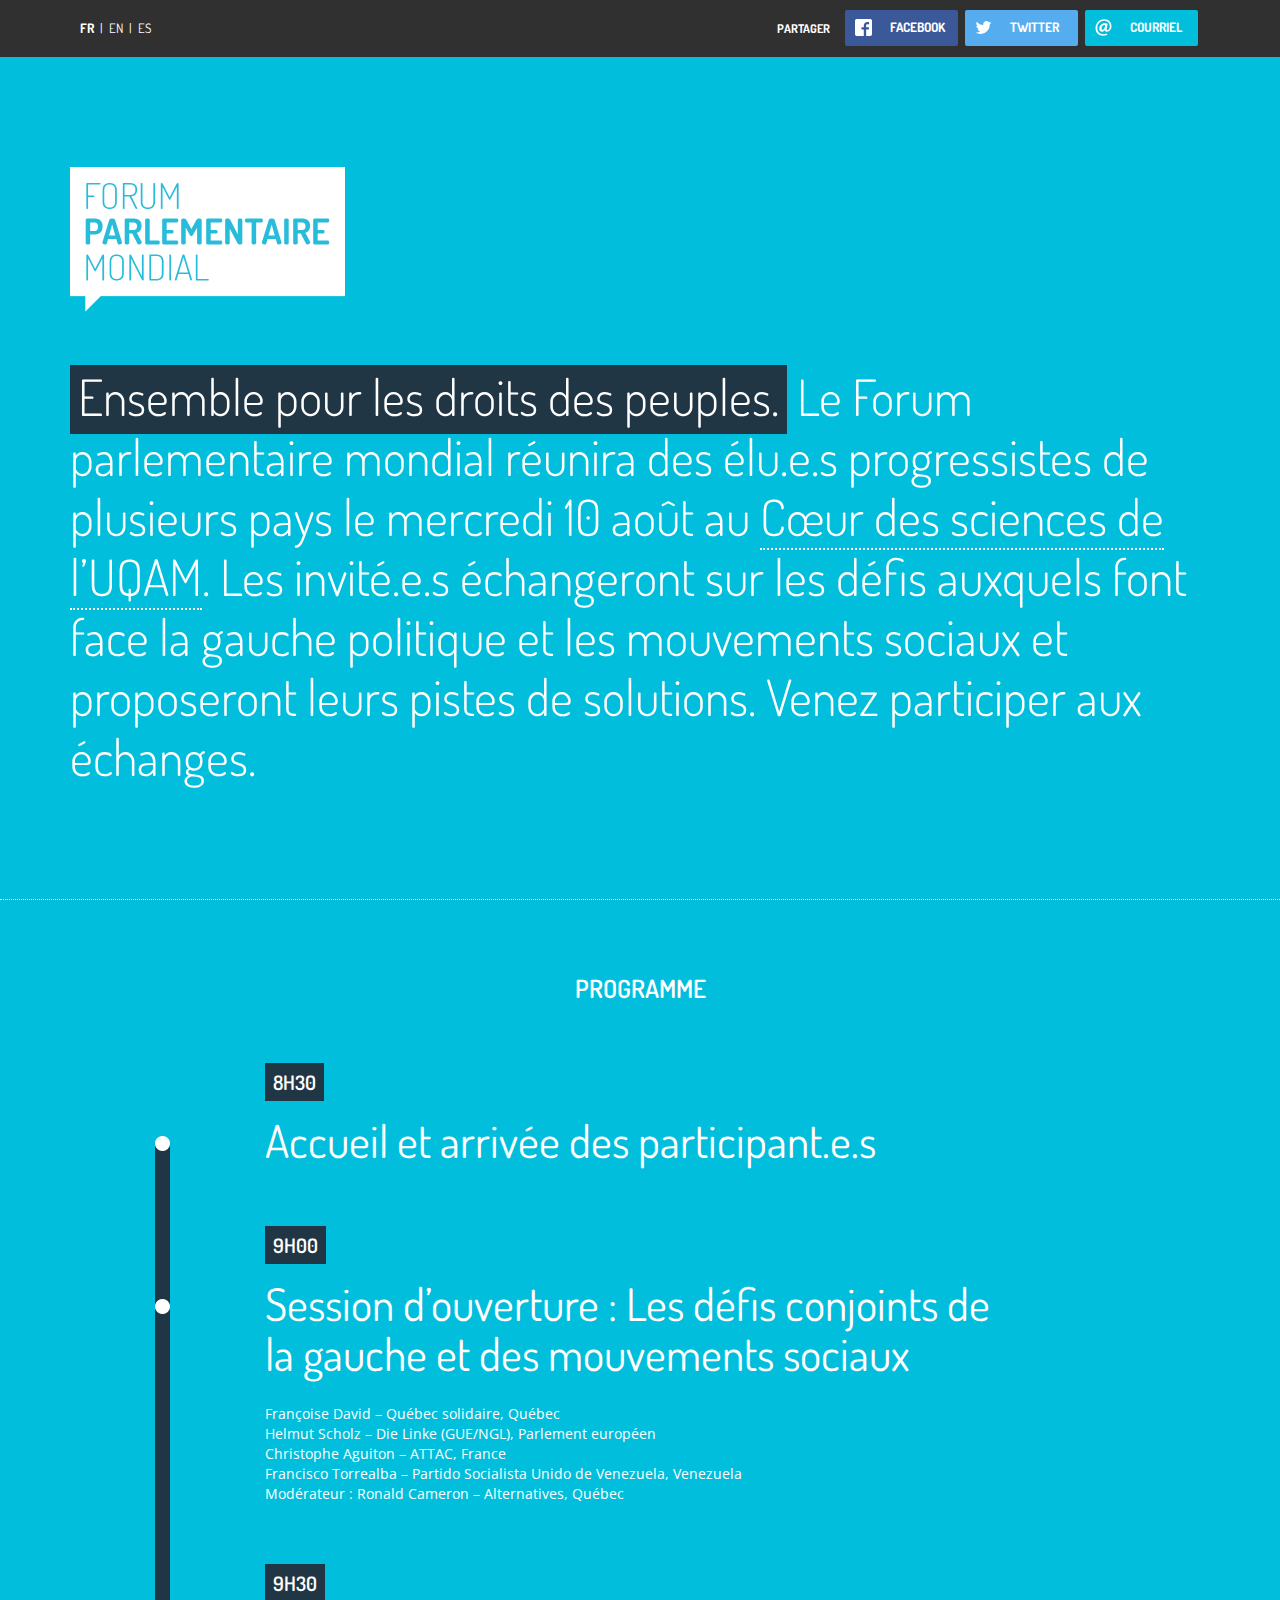
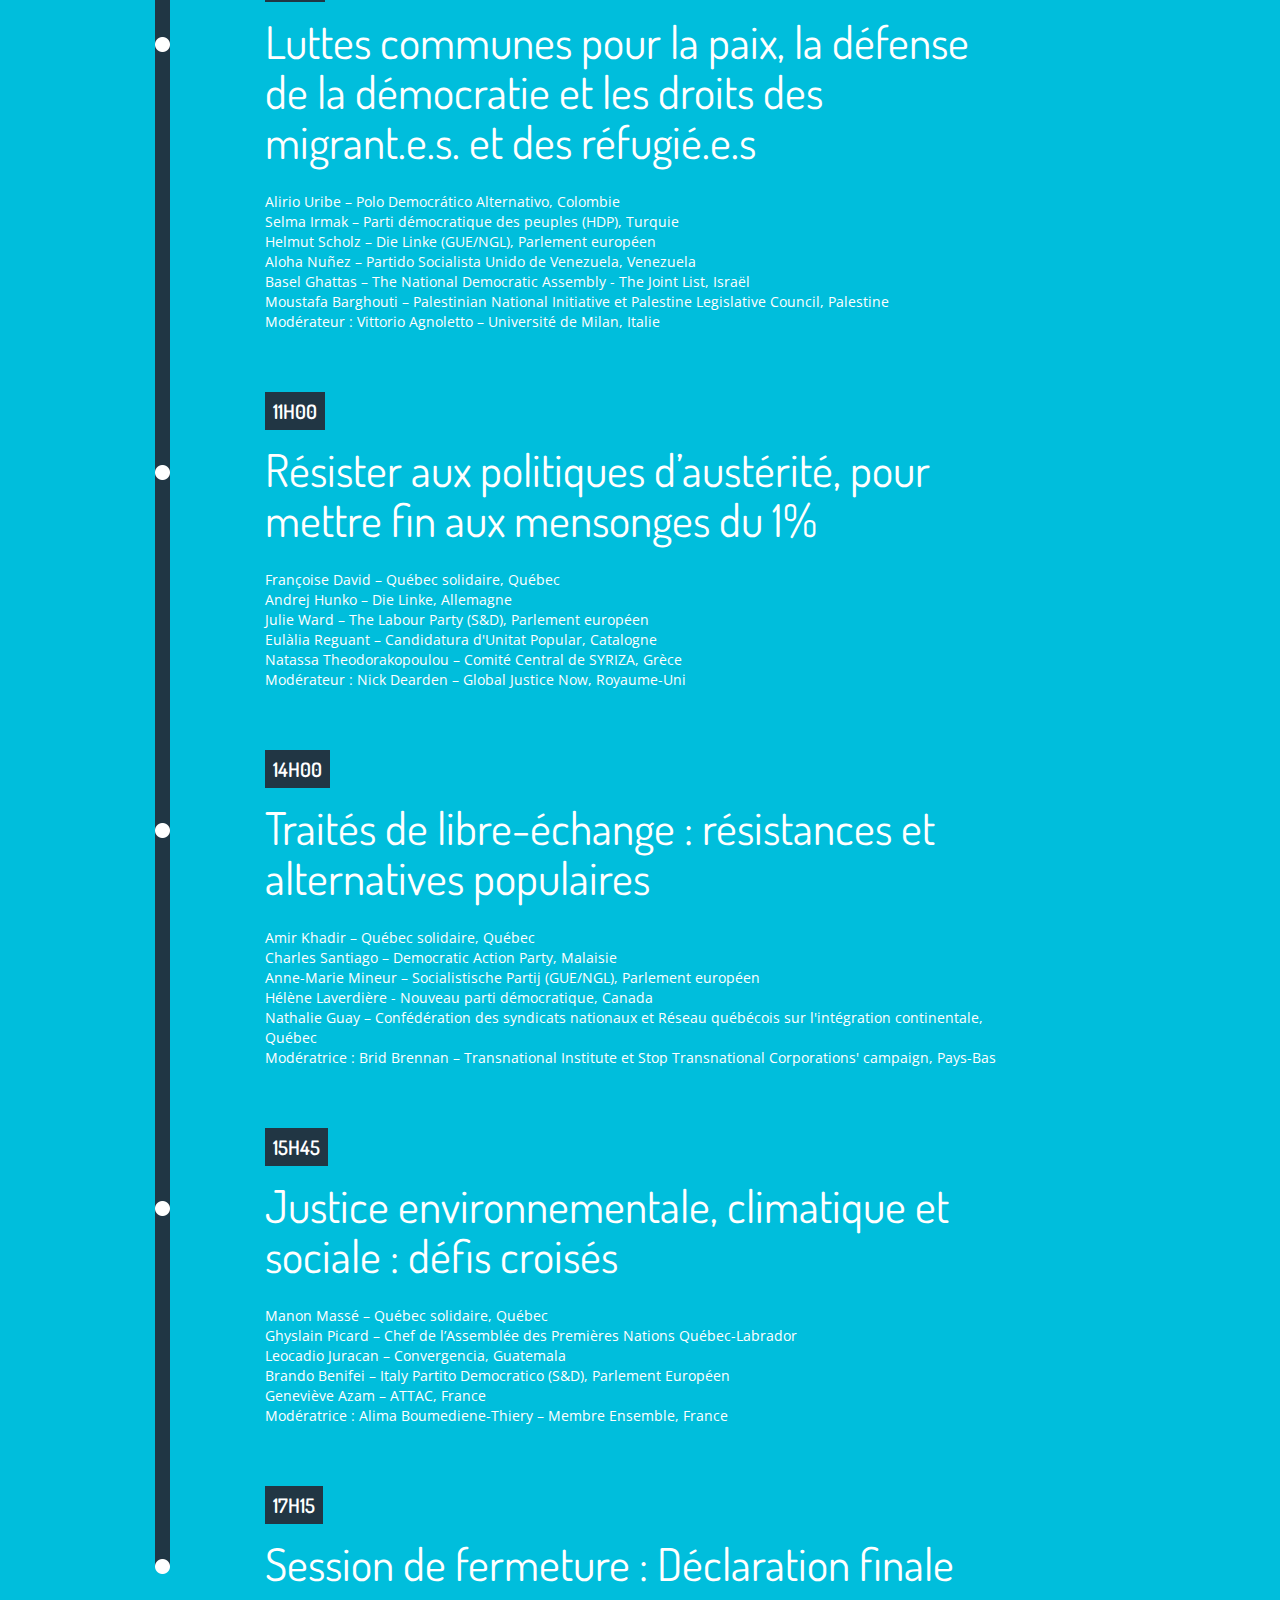
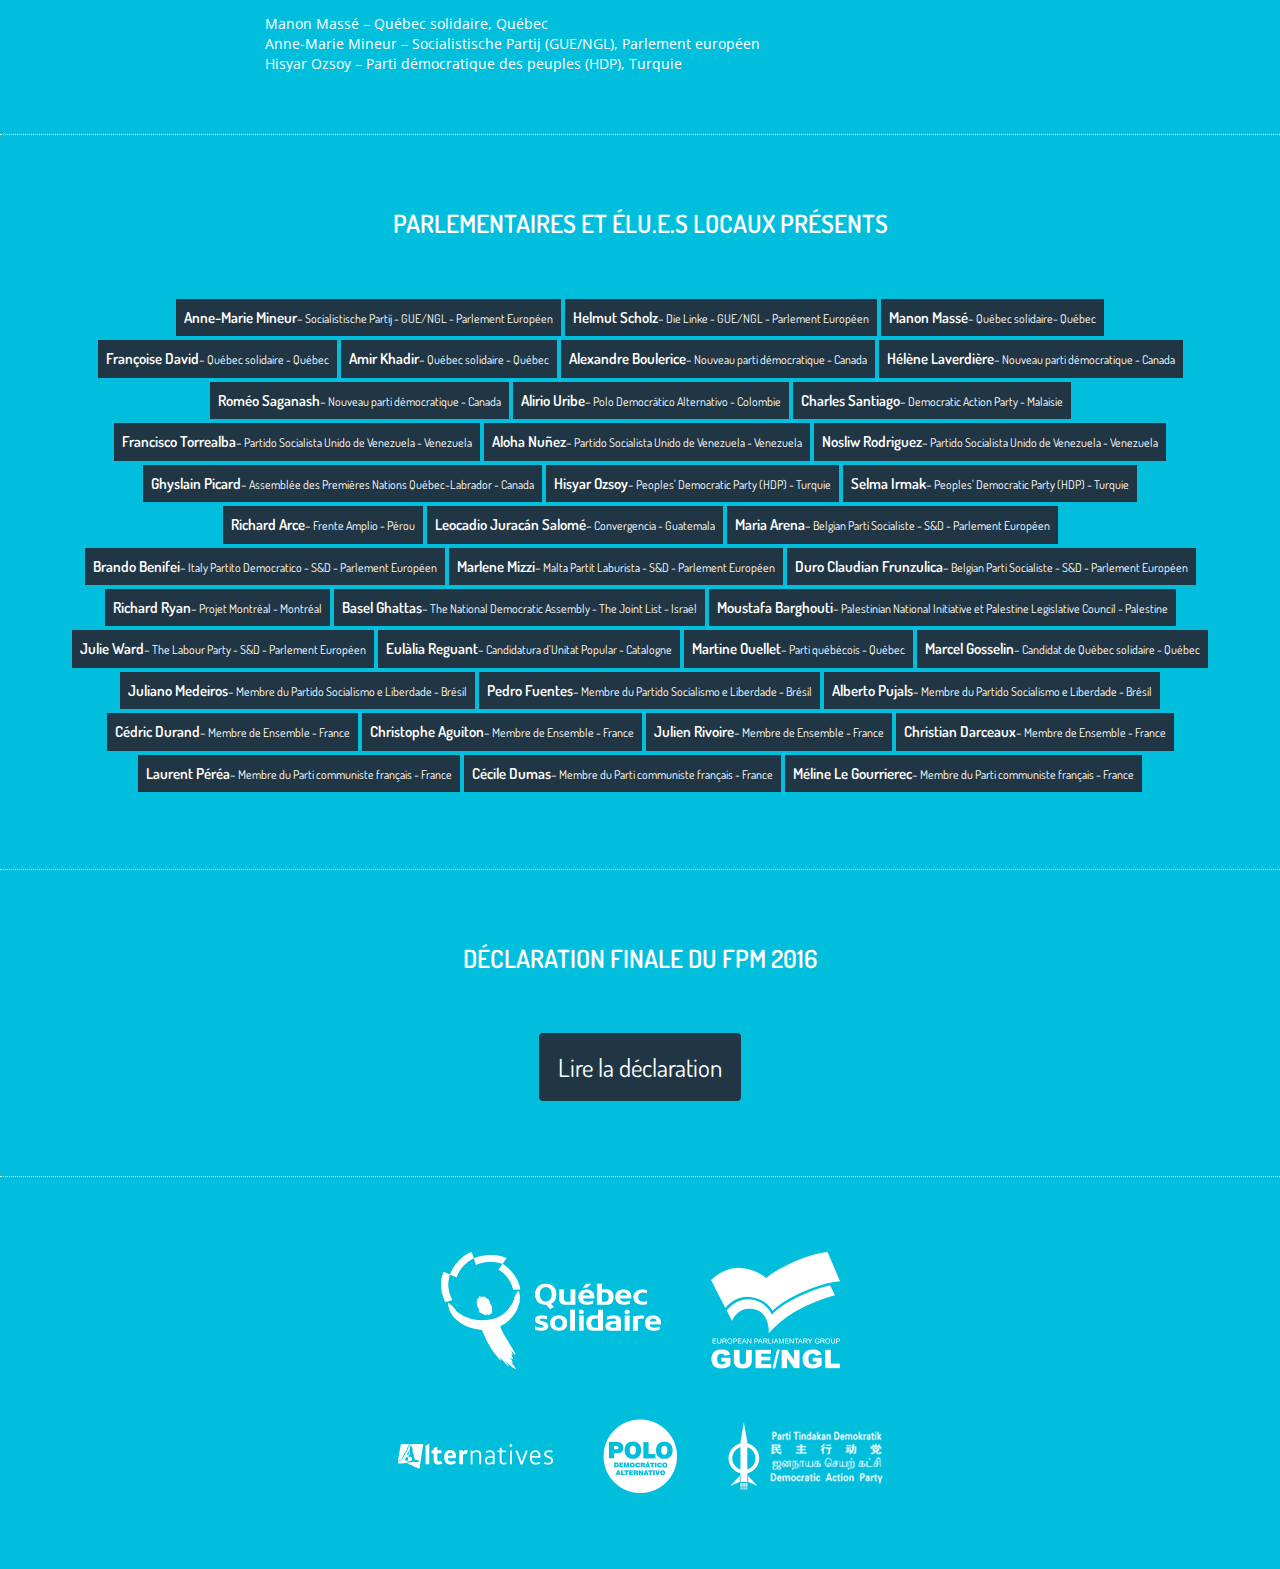
<file: index.html>
<!DOCTYPE html>
<html lang="fr">
  <head>
    <meta property="og:site_name" content="Forum Parlementaire Mondial" />
    <meta property="og:type" content="website" />
    <meta property="og:url" content="http://www.fpm2016.com" />
    <meta property="og:title" content="Forum Parlementaire Mondial" />
    <meta property="og:description" content="Le Forum parlementaire mondial réunira à Montréal des élu.e.s progressistes de plusieurs pays le mercredi 10 août 2016." />
    <meta property="og:image" content="http://fpm2016.com/images/fpm-og.png" />
    <meta property="og:image:url" content="http://www.fpm2016.com" />
    <meta property="og:image:type" content="image/png" />
    <meta property="og:image:width" content="1200" />
    <meta property="og:image:height" content="630" />
    <meta name="twitter:card" content="summary_large_image" />
    <meta property="og:locality" content="Montreal" />
    <meta name="twitter:url" content="http://www.fpm2016.com" />
    <meta name="twitter:title" content="Forum Parlementaire Mondial" />
    <meta name="twitter:image:width" content="1200" />
    <meta name="twitter:image:height" content="630" />
    <meta name="twitter:description" content="Le Forum parlementaire mondial réunira à Montréal des élu.e.s progressistes de plusieurs pays le mercredi 10 août 2016." />
    <meta name="twitter:image" content="http://www.fpm2016.com/images/fpm-og.png" />
    <meta name="twitter:creator" content="@quebecsolidaire">



    <script src="http://ajax.googleapis.com/ajax/libs/jquery/1.10.2/jquery.min.js"></script>
    <script>
      window.jQuery || document.write('<script src="./js/vendor/jquery.1.10.2.min.js"><\/script>')
    </script>

    <script type="text/javascript" src="./js/rrssb.min.js"></script>


    
    <meta charset="utf-8">
    <meta http-equiv="X-UA-Compatible" content="IE=edge">
    <meta name="viewport" content="width=device-width, initial-scale=1">
    <!-- The above 3 meta tags *must* come first in the head; any other head content must come *after* these tags -->
    <title>Forum Parlementaire Mondial</title>

    <!-- Custom webfonts -->
    <link href='https://fonts.googleapis.com/css?family=Open+Sans:400,400italic,700,700italic|Dosis:400,300,600' rel='stylesheet' type='text/css'>

    <!-- Bootstrap -->
    <link href="./css/bootstrap.min.css" rel="stylesheet">

    <!-- Custom styles for this template -->
    <link href="./css/cover.css" rel="stylesheet">

    <!-- Custom styles for share button -->
    <link href="./css/rrssb.css" rel="stylesheet" />

    <link rel="icon" type="image/gif" href="favicon.ico">

    <!-- HTML5 shim and Respond.js for IE8 support of HTML5 elements and media queries -->
    <!-- WARNING: Respond.js doesn't work if you view the page via file:// -->
    <!--[if lt IE 9]>
      <script src="https://oss.maxcdn.com/html5shiv/3.7.2/html5shiv.min.js"></script>
      <script src="https://oss.maxcdn.com/respond/1.4.2/respond.min.js"></script>
    <![endif]-->
  </head>
  <body>

<!-- Fixed navbar -->
    <nav class="navbar navbar-inverse navbar-fixed-top clearfix">
      <div class="container">
        <div class="navbar-lang">
          <li><a href="http://www.fpm2016.com/"><b>FR</b></a></li>&nbsp;&nbsp;|&nbsp;&nbsp;<li><a href="http://www.fpm2016.com/en/">EN</a></li>&nbsp;&nbsp;|&nbsp;&nbsp;<li><a href="http://www.fpm2016.com/es/">ES</a></li></ul>
        </div>
        <div class="navbar-header">
          <!-- Buttons start here. Copy this ul to your document. -->
          <ul class="rrssb-buttons">
            <li class="label">PARTAGER</li>
            <li class="rrssb-facebook">

              <!-- ////////////////////////////////////////////////////////// -->
              <!-- Remplacer le contenu de "href" après "u=" par url du site  -->
              <!-- ////////////////////////////////////////////////////////// -->

              <a href="https://www.facebook.com/sharer/sharer.php?u=http://www.fpm2016.com" class="popup">
                <span class="rrssb-icon"><svg xmlns="http://www.w3.org/2000/svg" viewBox="0 0 29 29"><path d="M26.4 0H2.6C1.714 0 0 1.715 0 2.6v23.8c0 .884 1.715 2.6 2.6 2.6h12.393V17.988h-3.996v-3.98h3.997v-3.062c0-3.746 2.835-5.97 6.177-5.97 1.6 0 2.444.173 2.845.226v3.792H21.18c-1.817 0-2.156.9-2.156 2.168v2.847h5.045l-.66 3.978h-4.386V29H26.4c.884 0 2.6-1.716 2.6-2.6V2.6c0-.885-1.716-2.6-2.6-2.6z"/></svg></span>
                <span class="rrssb-text">Facebook</span>
              </a>
            </li>
            <li class="rrssb-twitter">

              <!-- ////////////////////////////////////////////////////////////////////////////////////////////////////////////////// -->
              <!-- Remplacer le contenu de "href" après "text=" en utilisant URL Endocding: http://meyerweb.com/eric/tools/dencoder/  -->
              <!-- ////////////////////////////////////////////////////////////////////////////////////////////////////////////////// -->

              <a href="https://twitter.com/intent/tweet?text=Des%20politiques%20aux%20services%20des%20peuples%20http%3A%2F%2Fwww.fpm2016.com%20%23polqc%20%23polcan"
              class="popup">
                <span class="rrssb-icon">
                  <svg xmlns="http://www.w3.org/2000/svg" width="28" height="28" viewBox="0 0 28 28">
                    <path d="M24.253 8.756C24.69 17.08 18.297 24.182 9.97 24.62c-3.122.162-6.22-.646-8.86-2.32 2.702.18 5.375-.648 7.507-2.32-2.072-.248-3.818-1.662-4.49-3.64.802.13 1.62.077 2.4-.154-2.482-.466-4.312-2.586-4.412-5.11.688.276 1.426.408 2.168.387-2.135-1.65-2.73-4.62-1.394-6.965C5.574 7.816 9.54 9.84 13.802 10.07c-.842-2.738.694-5.64 3.434-6.48 2.018-.624 4.212.043 5.546 1.682 1.186-.213 2.318-.662 3.33-1.317-.386 1.256-1.248 2.312-2.4 2.942 1.048-.106 2.07-.394 3.02-.85-.458 1.182-1.343 2.15-2.48 2.71z"
                    />
                  </svg>
                </span>
                <span class="rrssb-text">Twitter</span>
              </a>
            </li>
            <li class="rrssb-email">

              <!-- ///////////////////////////////////////////////////////////////////////////////////////////////////////////// -->
              <!-- Remplacer le sujet et le corp du message en utilisant URL Endocding: http://meyerweb.com/eric/tools/dencoder/ -->
              <!-- ///////////////////////////////////////////////////////////////////////////////////////////////////////////// -->

              <a href="mailto:?subject=Des%20politiques%20aux%20services%20des%20peuples%20http%3A%2F%2Fwww.fpm2016.com%20%23polqc%20%23polcan">
                <span class="rrssb-icon"><svg xmlns="http://www.w3.org/2000/svg" width="28" height="28" viewBox="0 0 28 28"><path d="M20.11 26.147c-2.335 1.05-4.36 1.4-7.124 1.4C6.524 27.548.84 22.916.84 15.284.84 7.343 6.602.45 15.4.45c6.854 0 11.8 4.7 11.8 11.252 0 5.684-3.193 9.265-7.398 9.3-1.83 0-3.153-.934-3.347-2.997h-.077c-1.208 1.986-2.96 2.997-5.023 2.997-2.532 0-4.36-1.868-4.36-5.062 0-4.75 3.503-9.07 9.11-9.07 1.713 0 3.7.4 4.6.972l-1.17 7.203c-.387 2.298-.115 3.3 1 3.4 1.674 0 3.774-2.102 3.774-6.58 0-5.06-3.27-8.994-9.304-8.994C9.05 2.87 3.83 7.545 3.83 14.97c0 6.5 4.2 10.2 10 10.202 1.987 0 4.09-.43 5.647-1.245l.634 2.22zM16.647 10.1c-.31-.078-.7-.155-1.207-.155-2.572 0-4.596 2.53-4.596 5.53 0 1.5.7 2.4 1.9 2.4 1.44 0 2.96-1.83 3.31-4.088l.592-3.72z"/></svg></span>
                <span class="rrssb-text">Courriel</span>
              </a>
            </li>
          </ul>
            <!-- Buttons end here -->
        </div>
      </div>
    </nav>

<!-- Fixed navbar -->
    <!-- <nav class="navbar navbar-inverse navbar-fixed-top clearfix">
      <div class="container">
        <div class="navbar-header">
          <button type="button" class="navbar-toggle collapsed" data-toggle="collapse" data-target="#navbar" aria-expanded="false" aria-controls="navbar">
            <span class="sr-only">Menu</span>
            <span class="icon-bar"></span>
            <span class="icon-bar"></span>
            <span class="icon-bar"></span>
          </button>
          <img class="navbar-brand" src="./images/fpm-logo.png" width="81" height="45" alt="Forum Parlementaire Mondial"/>
        </div>
        <div id="navbar" class="navbar-collapse collapse">
          <ul class="nav navbar-nav">
            <li><a href="#rouyn-noranda">Rouyn-noranda</a></li>
            <li><a href="#ville-marie">Ville-marie</a></li>
            <li><a href="#rimouski">Rimouski</a></li>
            <li><a href="#sherbrooke">Sherbrooke</a></li>
            <li><a  class="lower-text" href="http://www.quebecsolidaire.net/category/communiques-de-presse/">Communiqués</a></li>
            <li><a href="https://facebook.com/QuebecSolidaire"><img src="./images/ms-facebook.png" width="27" height="27" alt="Facebook"/></a></li>
            <li><a href="https://twitter.com/QuebecSolidaire"><img src="./images/ms-twitter.png" width="27" height="27" alt="Twitter"/></a></li>
          </ul> 
      </div>
    </nav>-->


    <div class="site-wrapper">

      <div class="site-wrapper-inner">

        <div class="container">
          <img class="navbar-brand" src="./images/fpm-logo.png" width="275" height="150" alt="Forum Parlementaire Mondial"/>

          <div class="inner cover">

            <!-- ////////////////// -->
            <!-- Contenu modifiable -->
            <!-- ////////////////// -->

            <h1><span class="stab">Ensemble pour les droits des peuples.</span> Le Forum parlementaire mondial réunira des élu.e.s progressistes de plusieurs pays le mercredi 10 août au <a href="https://www.google.ca/maps/place/Coeur+des+sciences,+Montreal,+QC+H2X/@45.5093932,-73.5703465,17.75z/data=!4m5!3m4!1s0x4cc91a493a2186bd:0xa2ed8e78859696d9!8m2!3d45.50938!4d-73.5693735">Cœur des sciences de l’UQAM</a>. Les invité.e.s échangeront sur les défis auxquels font face la gauche politique et les mouvements sociaux et proposeront leurs pistes de solutions. Venez participer aux échanges.</h1>
          </div>

        </div>

      </div>

    </div>

    <div class="container-fluid programme">
      <h2>Programme</h2>
      <div class="container">
        <!-- Three columns of text below the carousel -->
        <div class="row bus-line"><a class="anchor" name=""></a>
          <div class="col-xs-2 col-md-2 bus-stop">
          </div><!-- /.col-md-2 -->
          <div class="col-xs-10 col-md-8 ville">
            <h4>8h30</h4>
            <h3> Accueil et arrivée des participant.e.s</h3>
            <p></p>          
          </div><!-- /.col-md-8 -->
        </div><!-- /.row -->
          
        <div class="row bus-line"><a class="anchor" name=""></a>
          <div class="col-xs-2 col-md-2 bus-stop">
          </div><!-- /.col-md-2 -->
          <div class="col-xs-10 col-md-8 ville">
            <h4>9h00</h4>
            <h3>Session d’ouverture : Les défis conjoints de la gauche et des mouvements sociaux</h3>
            <p>Françoise David – Québec solidaire, Québec <br/>Helmut Scholz – Die Linke (GUE/NGL), Parlement européen <br/>Christophe Aguiton – ATTAC, France <br/>Francisco Torrealba – Partido Socialista Unido de Venezuela, Venezuela <br/>Modérateur : Ronald Cameron – Alternatives, Québec</p>
          </div><!-- /.col-md-8 -->
        </div><!-- /.row -->     
          
                  <div class="row bus-line"><a class="anchor" name=""></a>
          <div class="col-xs-2 col-md-2 bus-stop">
          </div><!-- /.col-md-2 -->
          <div class="col-xs-10 col-md-8 ville">
            <h4>9h30</h4>
            <h3>Luttes communes pour la paix, la défense de la démocratie et les droits des migrant.e.s. et des réfugié.e.s</h3>
            <p>Alirio Uribe – Polo Democrático Alternativo, Colombie <br/>Selma Irmak – Parti démocratique des peuples (HDP), Turquie <br/>Helmut Scholz – Die Linke (GUE/NGL), Parlement européen <br/>Aloha Nuñez – Partido Socialista Unido de Venezuela, Venezuela <br/>Basel Ghattas – The National Democratic Assembly - The Joint List, Israël <br/>Moustafa Barghouti – Palestinian National Initiative et Palestine Legislative Council, Palestine <br/>Modérateur : Vittorio Agnoletto  – Université de Milan, Italie</p>
          </div><!-- /.col-md-8 -->
        </div><!-- /.row -->
          
                  <div class="row bus-line"><a class="anchor" name=""></a>
          <div class="col-xs-2 col-md-2 bus-stop">
          </div><!-- /.col-md-2 -->
          <div class="col-xs-10 col-md-8 ville">
            <h4>11h00</h4>
            <h3> Résister aux politiques d’austérité, pour mettre fin aux mensonges du 1%</h3>
            <p>Françoise David – Québec solidaire, Québec <br/>Andrej Hunko – Die Linke, Allemagne <br/>Julie Ward – The Labour Party (S&D), Parlement européen <br/>Eulàlia Reguant – Candidatura d'Unitat Popular, Catalogne <br/>Natassa Theodorakopoulou – Comité Central de SYRIZA, Grèce <br/>Modérateur : Nick Dearden – Global Justice Now, Royaume-Uni</p>
          </div><!-- /.col-md-8 -->
        </div><!-- /.row -->
          
                  <div class="row bus-line"><a class="anchor" name=""></a>
          <div class="col-xs-2 col-md-2 bus-stop">
          </div><!-- /.col-md-2 -->
          <div class="col-xs-10 col-md-8 ville">
            <h4>14h00</h4>
            <h3>Traités de libre-échange : résistances et alternatives populaires</h3>
            <p>Amir Khadir – Québec solidaire, Québec <br/>Charles Santiago – Democratic Action Party, Malaisie <br/>Anne-Marie Mineur – Socialistische Partij (GUE/NGL), Parlement européen  <br/>Hélène Laverdière - Nouveau parti démocratique, Canada <br/>Nathalie Guay – Confédération des syndicats nationaux et Réseau québécois sur l'intégration continentale, Québec <br/>Modératrice : Brid Brennan – Transnational Institute et Stop Transnational Corporations' campaign, Pays-Bas</p>
          </div><!-- /.col-md-8 -->
        </div><!-- /.row -->
          
                  <div class="row bus-line"><a class="anchor" name=""></a>
          <div class="col-xs-2 col-md-2 bus-stop">
          </div><!-- /.col-md-2 -->
          <div class="col-xs-10 col-md-8 ville">
            <h4>15h45</h4>
            <h3>Justice environnementale, climatique et sociale : défis croisés</h3>
            <p>Manon Massé – Québec solidaire, Québec <br/>Ghyslain Picard – Chef de l’Assemblée des Premières Nations Québec-Labrador  <br/>Leocadio Juracan – Convergencia, Guatemala <br/>Brando Benifei – Italy Partito Democratico (S&D), Parlement Européen <br/>Geneviève Azam – ATTAC, France <br/>Modératrice : Alima Boumediene-Thiery – Membre Ensemble, France</p>
          </div><!-- /.col-md-8 -->
        </div><!-- /.row -->
                    
        <div class="row"><a class="anchor" name=""></a>
          <div class="col-xs-2 col-md-2 bus-stop">
          </div><!-- /.col-md-2 -->
          <div class="col-xs-10 col-md-8 ville last-ville">
            <h4>17h15</h4>
            <h3>Session de fermeture : Déclaration finale</h3>
            <p>Manon Massé – Québec solidaire, Québec <br/> Anne-Marie Mineur – Socialistische Partij (GUE/NGL), Parlement européen <br/>Hisyar Ozsoy – Parti démocratique des peuples (HDP), Turquie</p>
          </div><!-- /.col-md-8 -->
        </div><!-- /.row -->
      </div><!-- /.container -->
    </div>
    <div class="container-fluid invite">
      <div class="container">
        <h2>Parlementaires et élu.e.s locaux présents</h2>
        <div class="personne">Anne-Marie Mineur<span class="titre">– Socialistische Partij - GUE/NGL - Parlement Européen</span></div><div class="personne">Helmut Scholz<span class="titre">– Die Linke - GUE/NGL - Parlement Européen</span></div><div class="personne">Manon Massé<span class="titre">– Québec solidaire- Québec</span></div><div class="personne">Françoise David<span class="titre">– Québec solidaire - Québec</span></div><div class="personne">Amir Khadir<span class="titre">– Québec solidaire - Québec</span></div><div class="personne">Alexandre Boulerice<span class="titre">– Nouveau parti démocratique - Canada</span></div><div class="personne">Hélène Laverdière<span class="titre">– Nouveau parti démocratique - Canada</span></div><div class="personne">Roméo Saganash<span class="titre">– Nouveau parti démocratique - Canada</span></div><div class="personne">Alirio Uribe<span class="titre">– Polo Democrático Alternativo - Colombie</span></div><div class="personne">Charles Santiago<span class="titre">– Democratic Action Party - Malaisie</span></div><div class="personne">Francisco Torrealba<span class="titre">– Partido Socialista Unido de Venezuela - Venezuela</span></div><div class="personne">Aloha Nuñez<span class="titre">– Partido Socialista Unido de Venezuela - Venezuela</span></div><div class="personne">Nosliw Rodriguez<span class="titre">– Partido Socialista Unido de Venezuela - Venezuela</span></div><div class="personne">Ghyslain Picard<span class="titre">– Assemblée des Premières Nations Québec-Labrador - Canada</span></div><div class="personne">Hisyar Ozsoy<span class="titre">– Peoples' Democratic Party (HDP) - Turquie</span></div><div class="personne">Selma Irmak<span class="titre">– Peoples' Democratic Party (HDP) - Turquie</span></div><div class="personne">Richard Arce<span class="titre">– Frente Amplio - Pérou</span></div><div class="personne">Leocadio  Juracán Salomé<span class="titre">– Convergencia - Guatemala</span></div><div class="personne">Maria Arena<span class="titre">– Belgian Parti Socialiste - S&D - Parlement Européen</span></div><div class="personne">Brando  Benifei<span class="titre">– Italy Partito Democratico - S&D - Parlement Européen</span></div><div class="personne">Marlene Mizzi<span class="titre">– Malta Partit Laburista - S&D - Parlement Européen</span></div><div class="personne">Duro Claudian Frunzulica<span class="titre">– Belgian Parti Socialiste - S&D - Parlement Européen</span></div><div class="personne">Richard Ryan<span class="titre">– Projet Montréal - Montréal</span></div><div class="personne">Basel Ghattas<span class="titre">– The National Democratic Assembly - The Joint List - Israël</span></div><div class="personne">Moustafa Barghouti<span class="titre">– Palestinian National Initiative et Palestine Legislative Council - Palestine</span></div><div class="personne">Julie Ward<span class="titre">– The Labour Party - S&D - Parlement Européen</span></div><div class="personne">Eulàlia Reguant<span class="titre">– Candidatura d'Unitat Popular - Catalogne</span></div><div class="personne">Martine Ouellet<span class="titre">– Parti québécois - Québec</span></div><div class="personne">Marcel  Gosselin<span class="titre">– Candidat de Québec solidaire - Québec</span></div><div class="personne">Juliano Medeiros<span class="titre">– Membre du Partido Socialismo e Liberdade - Brésil</span></div><div class="personne">Pedro Fuentes<span class="titre">– Membre du Partido Socialismo e Liberdade - Brésil</span></div><div class="personne">Alberto Pujals<span class="titre">– Membre du Partido Socialismo e Liberdade - Brésil</span></div><div class="personne">Cédric  Durand<span class="titre">– Membre de Ensemble - France</span></div><div class="personne">Christophe  Aguiton<span class="titre">– Membre de Ensemble - France</span></div><div class="personne">Julien  Rivoire<span class="titre">– Membre de Ensemble - France</span></div><div class="personne">Christian Darceaux<span class="titre">– Membre de Ensemble - France</span></div><div class="personne">Laurent Péréa<span class="titre">– Membre du Parti communiste français - France</span></div><div class="personne">Cécile  Dumas<span class="titre">– Membre du Parti communiste français - France</span></div><div class="personne">Méline  Le Gourrierec<span class="titre">– Membre du Parti communiste français - France</span></div>        
        </div>
      </div>
    </div>
    <div class="container-fluid evenement">
      <h2>D&eacute;claration finale du FPM 2016</h2>
      <a class="btn btn-qs" href="http://www.fpm2016.com/Declaration_Final_FPM_2016_FR.pdf" target="_blank">Lire la d&eacute;claration</a>
    </div>

    <div class="container-fluid footerline">
      <div class="container">
        <div class="row">
          <img src="./images/logo-qs.png" width="220" height="117" alt="Qu&eacute;bec solidaire" /><img src="./images/logo-gue.png" width="129" height="117" alt="GUE/NGL" />
        </div>
        <div class="row">
          <img src="./images/logo-alternatives.png" width="155" height="75" alt="Alternatives" /><img src="./images/logo-polo.png" width="75" height="75" alt="POLO Democr&aacute;tico Alternativo" /><img src="./images/logo-ptd.png" width="155" height="75" alt="Parti Tindakan Demokratik" />
        </div>
          </div><!-- /.col-md-8 -->
        </div><!-- /.row -->
      </div><!-- /.container -->
    </div>


    <!-- Bootstrap core JavaScript
    ================================================== -->
    <!-- Placed at the end of the document so the pages load faster -->
    <script src="./js/jquery.min.js"></script>
    <script src="./js/bootstrap.min.js"></script>
    <!-- IE10 viewport hack for Surface/desktop Windows 8 bug -->
    <script src="./js/ie10-viewport-bug-workaround.js"></script>
<!-- begin olark code -->
<script data-cfasync="false" type='text/javascript'>/*<![CDATA[*/window.olark||(function(c){var f=window,d=document,l=f.location.protocol=="https:"?"https:":"http:",z=c.name,r="load";var nt=function(){
f[z]=function(){
(a.s=a.s||[]).push(arguments)};var a=f[z]._={
},q=c.methods.length;while(q--){(function(n){f[z][n]=function(){
f[z]("call",n,arguments)}})(c.methods[q])}a.l=c.loader;a.i=nt;a.p={
0:+new Date};a.P=function(u){
a.p[u]=new Date-a.p[0]};function s(){
a.P(r);f[z](r)}f.addEventListener?f.addEventListener(r,s,false):f.attachEvent("on"+r,s);var ld=function(){function p(hd){
hd="head";return["<",hd,"></",hd,"><",i,' onl' + 'oad="var d=',g,";d.getElementsByTagName('head')[0].",j,"(d.",h,"('script')).",k,"='",l,"//",a.l,"'",'"',"></",i,">"].join("")}var i="body",m=d[i];if(!m){
return setTimeout(ld,100)}a.P(1);var j="appendChild",h="createElement",k="src",n=d[h]("div"),v=n[j](d[h](z)),b=d[h]("iframe"),g="document",e="domain",o;n.style.display="none";m.insertBefore(n,m.firstChild).id=z;b.frameBorder="0";b.id=z+"-loader";if(/MSIE[ ]+6/.test(navigator.userAgent)){
b.src="javascript:false"}b.allowTransparency="true";v[j](b);try{
b.contentWindow[g].open()}catch(w){
c[e]=d[e];o="javascript:var d="+g+".open();d.domain='"+d.domain+"';";b[k]=o+"void(0);"}try{
var t=b.contentWindow[g];t.write(p());t.close()}catch(x){
b[k]=o+'d.write("'+p().replace(/"/g,String.fromCharCode(92)+'"')+'");d.close();'}a.P(2)};ld()};nt()})({
loader: "static.olark.com/jsclient/loader0.js",name:"olark",methods:["configure","extend","declare","identify"]});
/* custom configuration goes here (www.olark.com/documentation) */
  olark('api.chat.updateVisitorStatus', {
	snippet: 'Permanence, Ungava, Brome-Missisquoi'
});
  olark('api.visitor.updateFullName', {
	fullName: 'Sylvain Bédard'
});
  olark('api.visitor.updateEmailAddress', {
	emailAddress: 'sylvain@quebecsolidaire.net'
});
  olark('api.visitor.updatePhoneNumber', {
	phoneNumber: '514-266-0506'
});
olark.identify('7141-865-10-2482');/*]]>*/</script><noscript><a href="https://www.olark.com/site/7141-865-10-2482/contact" title="Contact us" target="_blank">Questions? Feedback?</a> powered by <a href="http://www.olark.com?welcome" title="Olark live chat software">Olark live chat software</a></noscript>
<!-- end olark code -->
  </body>
</html>
</file>
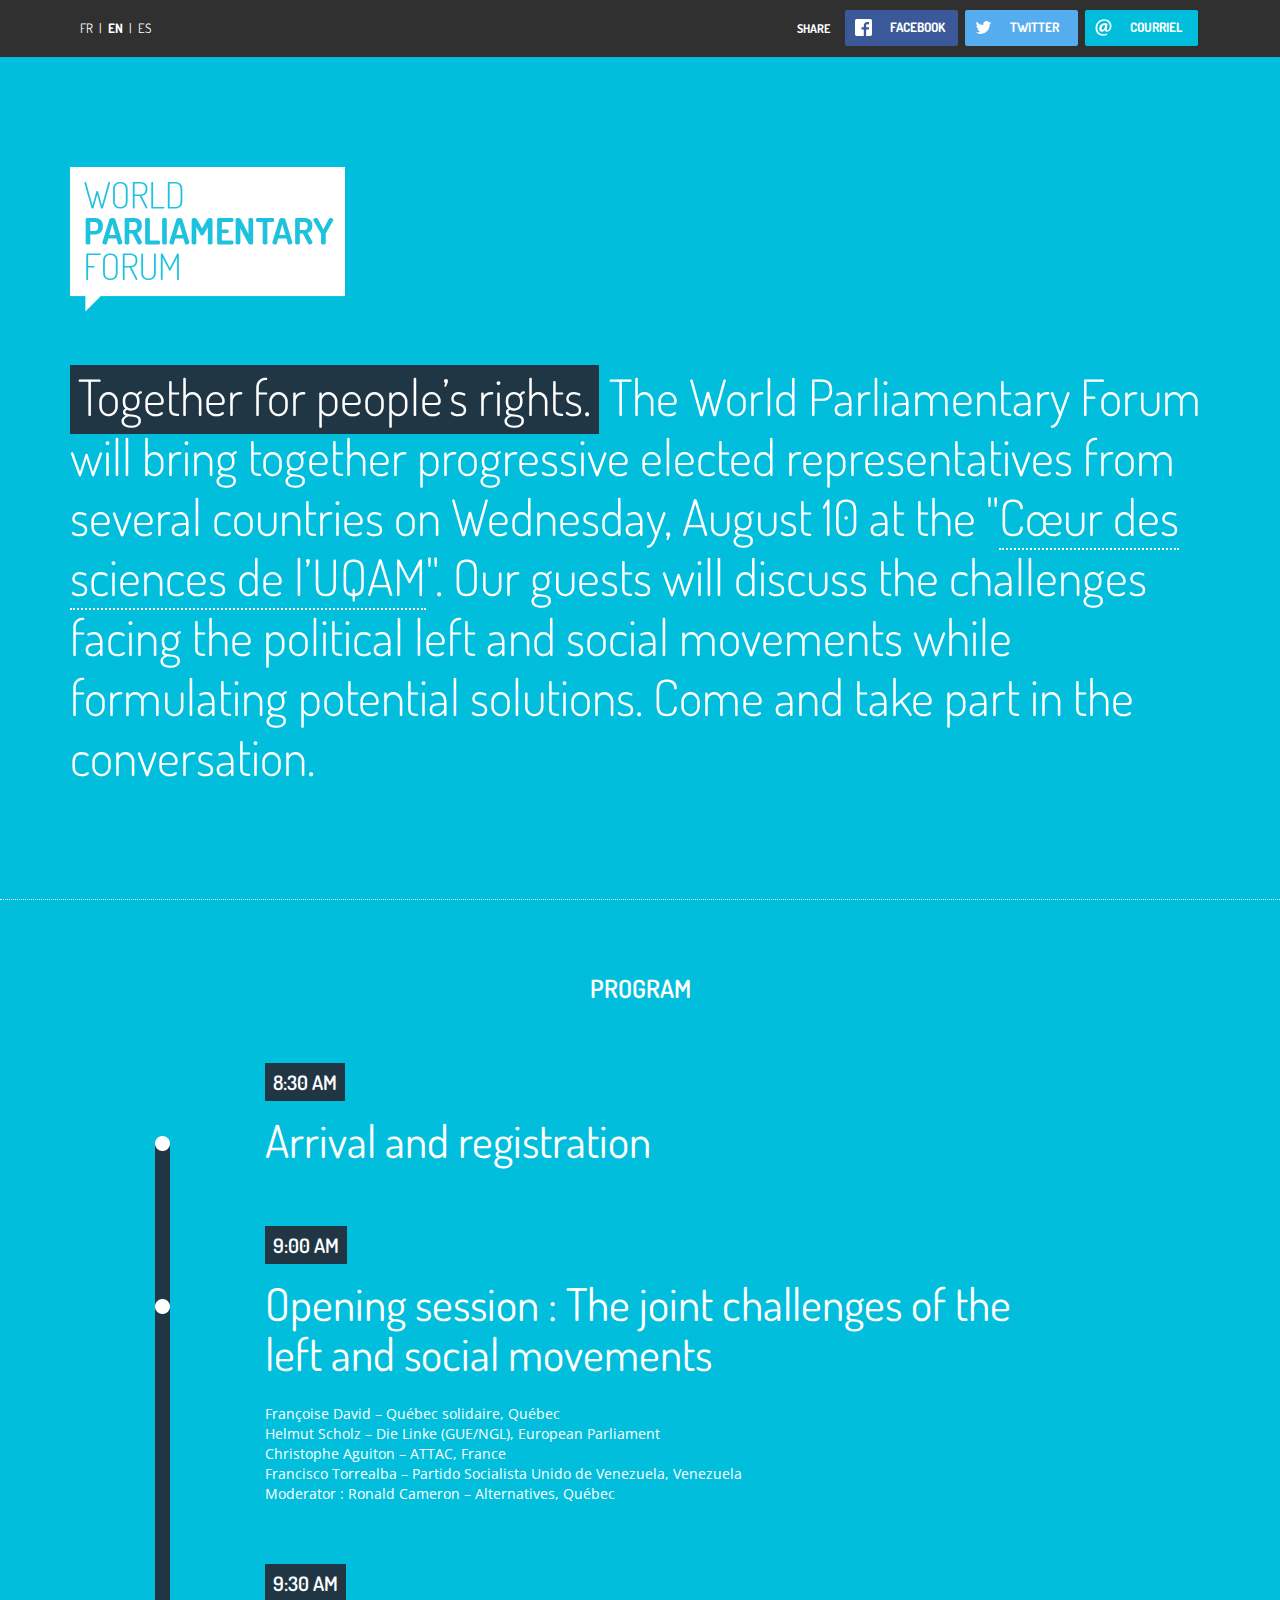
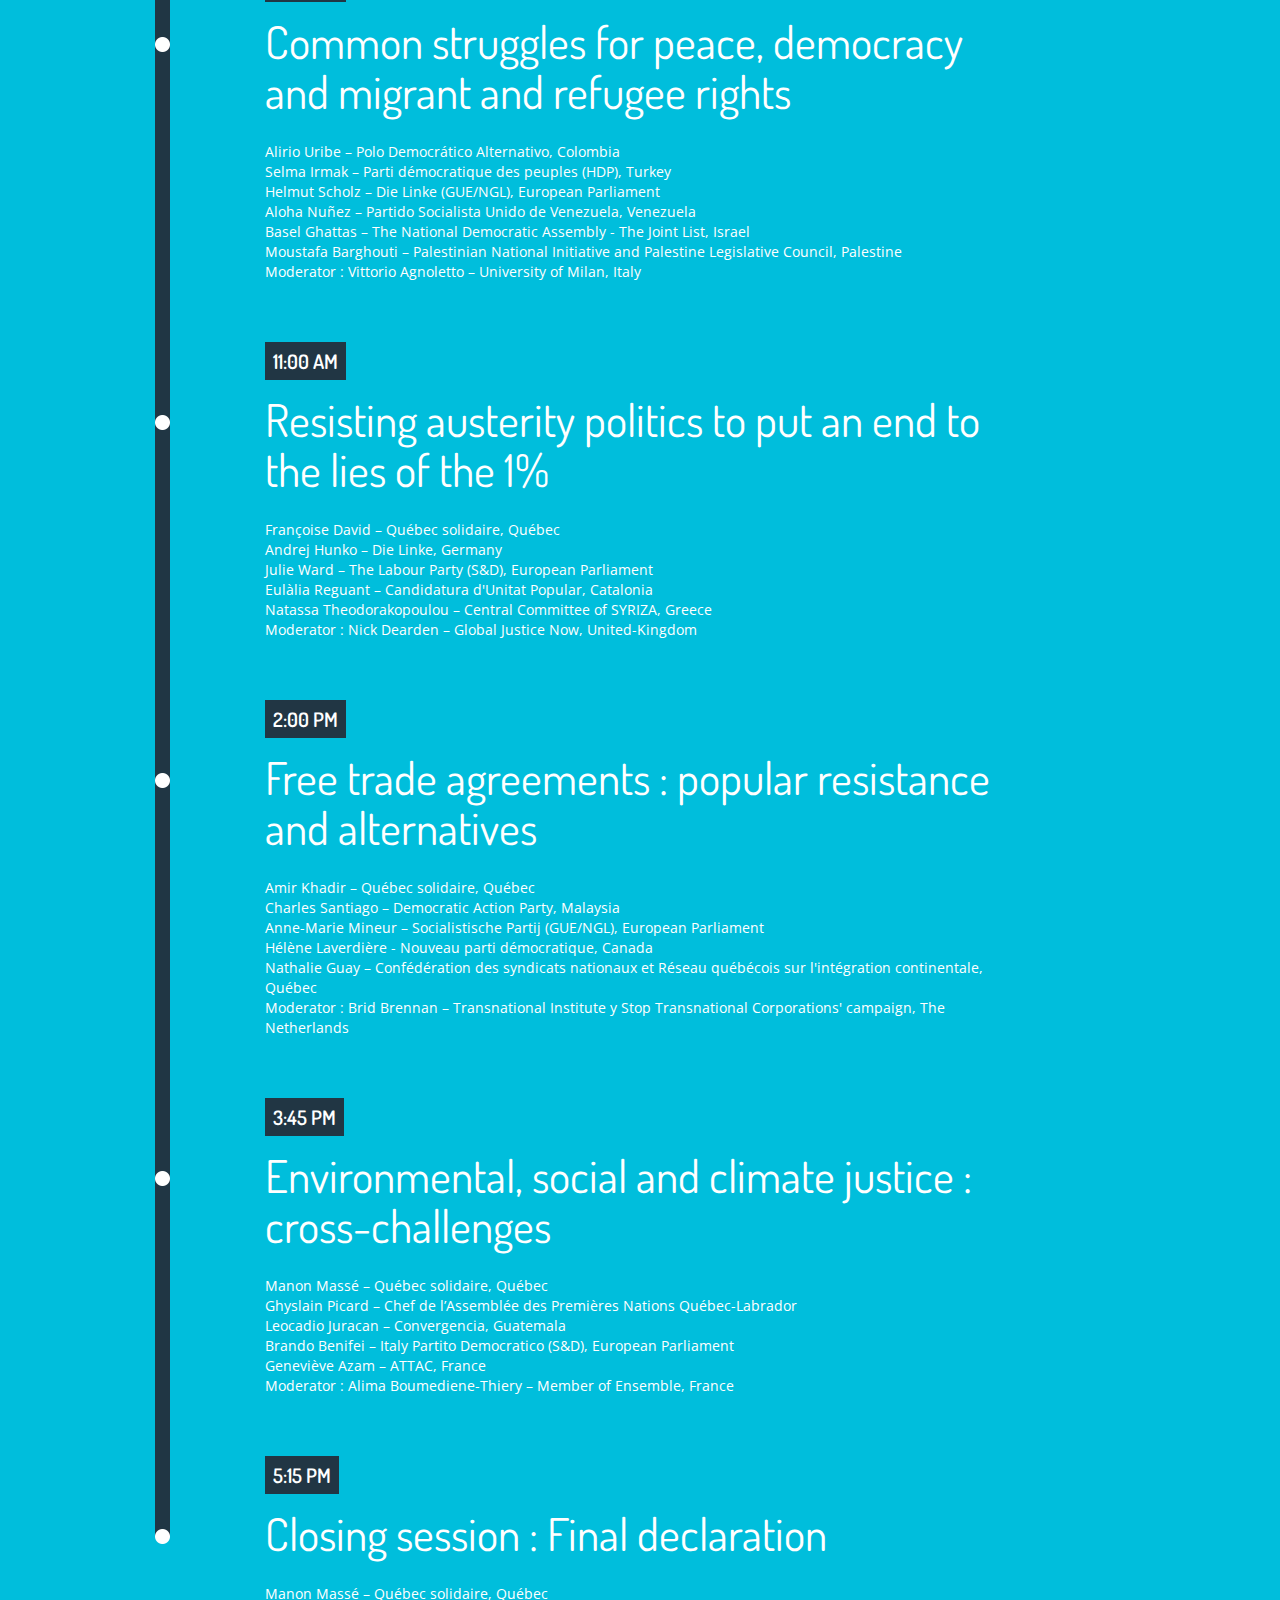
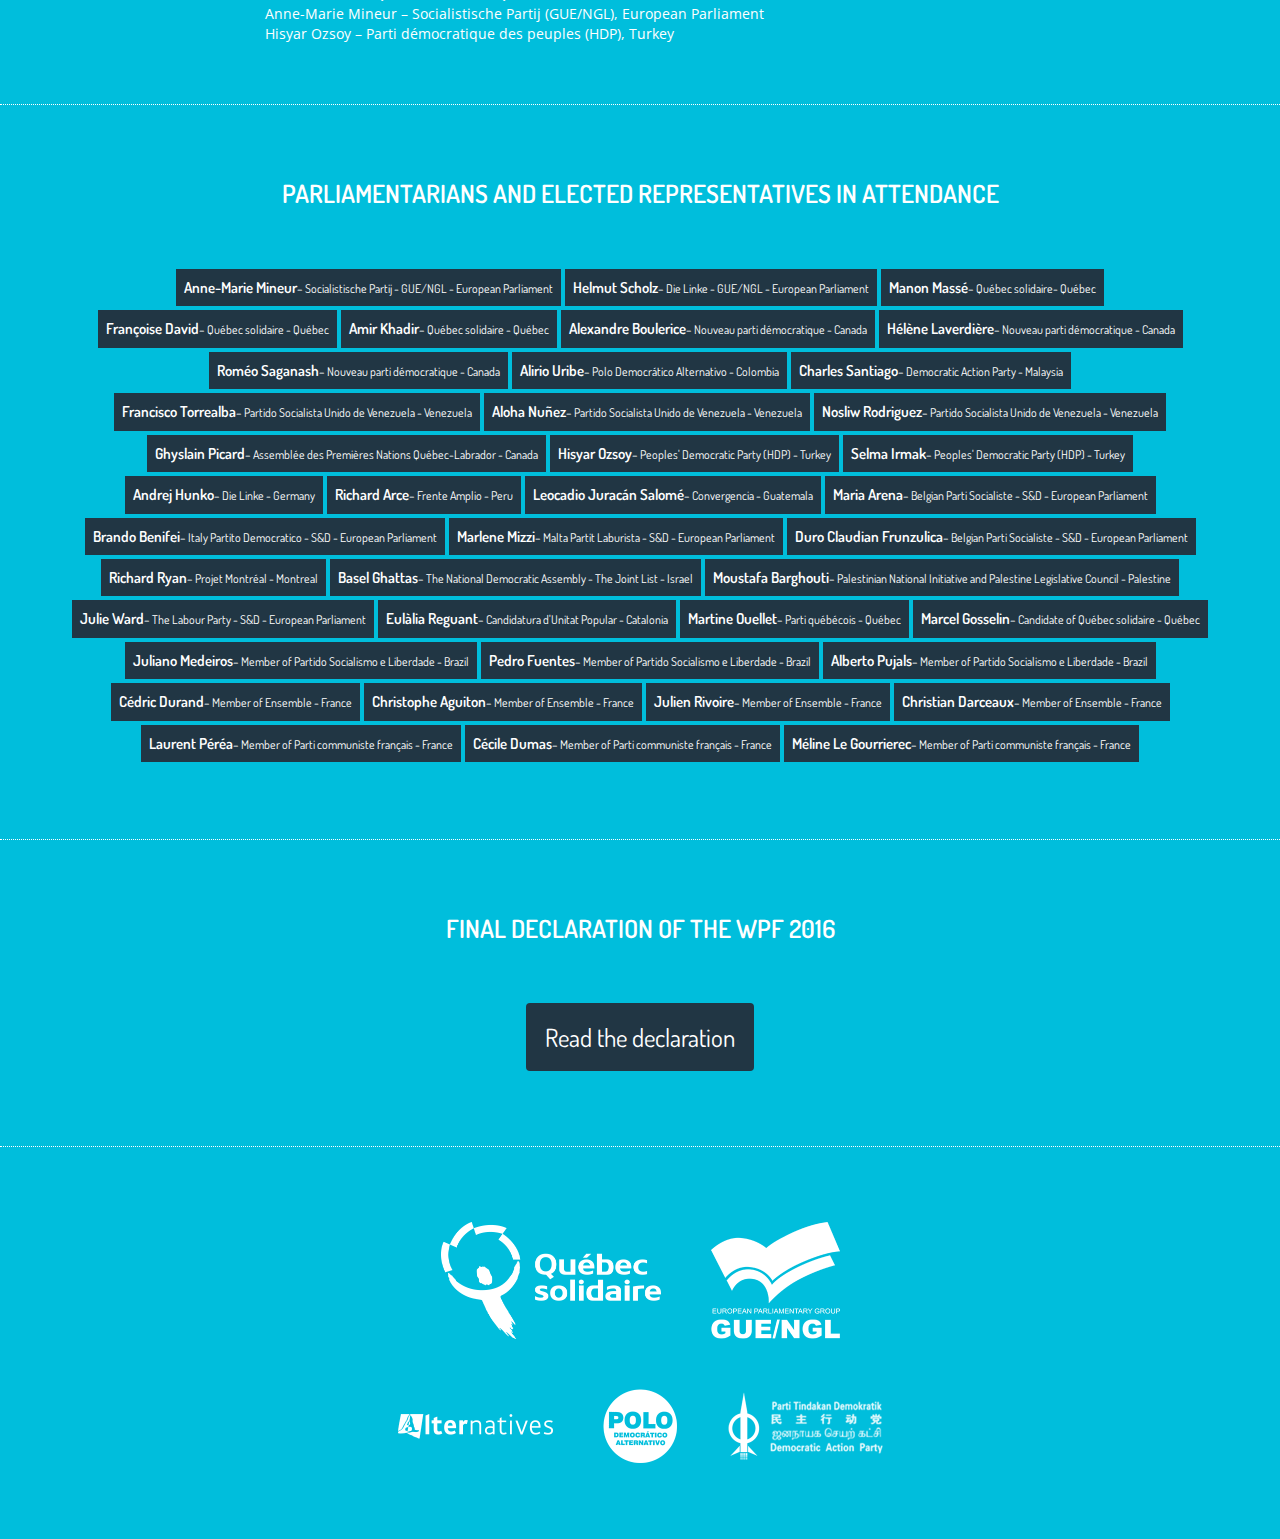
<file: en/index.html>
<!DOCTYPE html>
<html lang="fr">
  <head>
    <meta property="og:site_name" content="World Parliamentary Forum" />
    <meta property="og:type" content="website" />
    <meta property="og:url" content="http://www.fpm2016.com" />
    <meta property="og:title" content="World Parliamentary Forum" />
    <meta property="og:description" content="The World Parliamentary Forum will bring together progressive elected representatives from several countries on Wednesday, August 10, 2016" />
    <meta property="og:image" content="http://fpm2016.com/images/fpm-og.png" />
    <meta property="og:image:url" content="http://www.fpm2016.com" />
    <meta property="og:image:type" content="image/png" />
    <meta property="og:image:width" content="1200" />
    <meta property="og:image:height" content="630" />
    <meta name="twitter:card" content="summary_large_image" />
    <meta property="og:locality" content="Montreal" />
    <meta name="twitter:url" content="http://www.fpm2016.com" />
    <meta name="twitter:title" content="World Parliamentary Forum" />
    <meta name="twitter:image:width" content="1200" />
    <meta name="twitter:image:height" content="630" />
    <meta name="twitter:description" content="The World Parliamentary Forum will bring together progressive elected representatives from several countries on Wednesday, August 10, 2016" />
    <meta name="twitter:image" content="http://www.fpm2016.com/images/fpm-og.png" />
    <meta name="twitter:creator" content="@quebecsolidaire">



    <script src="http://ajax.googleapis.com/ajax/libs/jquery/1.10.2/jquery.min.js"></script>
    <script>
      window.jQuery || document.write('<script src="../js/vendor/jquery.1.10.2.min.js"><\/script>')
    </script>

    <script type="text/javascript" src="../js/rrssb.min.js"></script>


    
    <meta charset="utf-8">
    <meta http-equiv="X-UA-Compatible" content="IE=edge">
    <meta name="viewport" content="width=device-width, initial-scale=1">
    <!-- The above 3 meta tags *must* come first in the head; any other head content must come *after* these tags -->
    <title>World Parliamentary Forum</title>

    <!-- Custom webfonts -->
    <link href='https://fonts.googleapis.com/css?family=Open+Sans:400,400italic,700,700italic|Dosis:400,300,600' rel='stylesheet' type='text/css'>

    <!-- Bootstrap -->
    <link href="../css/bootstrap.min.css" rel="stylesheet">

    <!-- Custom styles for this template -->
    <link href="../css/cover.css" rel="stylesheet">

    <!-- Custom styles for share button -->
    <link href="../css/rrssb.css" rel="stylesheet" />

    <link rel="icon" type="image/gif" href="../favicon.ico">

    <!-- HTML5 shim and Respond.js for IE8 support of HTML5 elements and media queries -->
    <!-- WARNING: Respond.js doesn't work if you view the page via file:// -->
    <!--[if lt IE 9]>
      <script src="https://oss.maxcdn.com/html5shiv/3.7.2/html5shiv.min.js"></script>
      <script src="https://oss.maxcdn.com/respond/1.4.2/respond.min.js"></script>
    <![endif]-->
  </head>
  <body>

<!-- Fixed navbar -->
    <nav class="navbar navbar-inverse navbar-fixed-top clearfix">
      <div class="container">
        <div class="navbar-lang">
       <li><a href="http://www.fpm2016.com/">FR</a></li>&nbsp;&nbsp;|&nbsp;&nbsp;<li><a href="http://www.fpm2016.com/en/"><b>EN</b></a></li>&nbsp;&nbsp;|&nbsp;&nbsp;<li><a href="http://www.fpm2016.com/es/">ES</a></li></ul>
        </div>
        <div class="navbar-header">
          <!-- Buttons start here. Copy this ul to your document. -->
          <ul class="rrssb-buttons">
            <li class="label">SHARE</li>
            <li class="rrssb-facebook">

              <!-- ////////////////////////////////////////////////////////// -->
              <!-- Remplacer le contenu de "href" après "u=" par url du site  -->
              <!-- ////////////////////////////////////////////////////////// -->

              <a href="https://www.facebook.com/sharer/sharer.php?u=http://www.fpm2016.com" class="popup">
                <span class="rrssb-icon"><svg xmlns="http://www.w3.org/2000/svg" viewBox="0 0 29 29"><path d="M26.4 0H2.6C1.714 0 0 1.715 0 2.6v23.8c0 .884 1.715 2.6 2.6 2.6h12.393V17.988h-3.996v-3.98h3.997v-3.062c0-3.746 2.835-5.97 6.177-5.97 1.6 0 2.444.173 2.845.226v3.792H21.18c-1.817 0-2.156.9-2.156 2.168v2.847h5.045l-.66 3.978h-4.386V29H26.4c.884 0 2.6-1.716 2.6-2.6V2.6c0-.885-1.716-2.6-2.6-2.6z"/></svg></span>
                <span class="rrssb-text">Facebook</span>
              </a>
            </li>
            <li class="rrssb-twitter">

              <!-- ////////////////////////////////////////////////////////////////////////////////////////////////////////////////// -->
              <!-- Remplacer le contenu de "href" après "text=" en utilisant URL Endocding: http://meyerweb.com/eric/tools/dencoder/  -->
              <!-- ////////////////////////////////////////////////////////////////////////////////////////////////////////////////// -->

              <a href="https://twitter.com/intent/tweet?text=Des%20politiques%20aux%20services%20des%20peuples%20http%3A%2F%2Fwww.fpm2016.com%20%23polqc%20%23polcan"
              class="popup">
                <span class="rrssb-icon">
                  <svg xmlns="http://www.w3.org/2000/svg" width="28" height="28" viewBox="0 0 28 28">
                    <path d="M24.253 8.756C24.69 17.08 18.297 24.182 9.97 24.62c-3.122.162-6.22-.646-8.86-2.32 2.702.18 5.375-.648 7.507-2.32-2.072-.248-3.818-1.662-4.49-3.64.802.13 1.62.077 2.4-.154-2.482-.466-4.312-2.586-4.412-5.11.688.276 1.426.408 2.168.387-2.135-1.65-2.73-4.62-1.394-6.965C5.574 7.816 9.54 9.84 13.802 10.07c-.842-2.738.694-5.64 3.434-6.48 2.018-.624 4.212.043 5.546 1.682 1.186-.213 2.318-.662 3.33-1.317-.386 1.256-1.248 2.312-2.4 2.942 1.048-.106 2.07-.394 3.02-.85-.458 1.182-1.343 2.15-2.48 2.71z"
                    />
                  </svg>
                </span>
                <span class="rrssb-text">Twitter</span>
              </a>
            </li>
            <li class="rrssb-email">

              <!-- ///////////////////////////////////////////////////////////////////////////////////////////////////////////// -->
              <!-- Remplacer le sujet et le corp du message en utilisant URL Endocding: http://meyerweb.com/eric/tools/dencoder/ -->
              <!-- ///////////////////////////////////////////////////////////////////////////////////////////////////////////// -->

              <a href="mailto:?subject=Des%20politiques%20aux%20services%20des%20peuples%20http%3A%2F%2Fwww.fpm2016.com%20%23polqc%20%23polcan">
                <span class="rrssb-icon"><svg xmlns="http://www.w3.org/2000/svg" width="28" height="28" viewBox="0 0 28 28"><path d="M20.11 26.147c-2.335 1.05-4.36 1.4-7.124 1.4C6.524 27.548.84 22.916.84 15.284.84 7.343 6.602.45 15.4.45c6.854 0 11.8 4.7 11.8 11.252 0 5.684-3.193 9.265-7.398 9.3-1.83 0-3.153-.934-3.347-2.997h-.077c-1.208 1.986-2.96 2.997-5.023 2.997-2.532 0-4.36-1.868-4.36-5.062 0-4.75 3.503-9.07 9.11-9.07 1.713 0 3.7.4 4.6.972l-1.17 7.203c-.387 2.298-.115 3.3 1 3.4 1.674 0 3.774-2.102 3.774-6.58 0-5.06-3.27-8.994-9.304-8.994C9.05 2.87 3.83 7.545 3.83 14.97c0 6.5 4.2 10.2 10 10.202 1.987 0 4.09-.43 5.647-1.245l.634 2.22zM16.647 10.1c-.31-.078-.7-.155-1.207-.155-2.572 0-4.596 2.53-4.596 5.53 0 1.5.7 2.4 1.9 2.4 1.44 0 2.96-1.83 3.31-4.088l.592-3.72z"/></svg></span>
                <span class="rrssb-text">Courriel</span>
              </a>
            </li>
          </ul>
            <!-- Buttons end here -->
        </div>
      </div>
    </nav>

<!-- Fixed navbar -->
    <!-- <nav class="navbar navbar-inverse navbar-fixed-top clearfix">
      <div class="container">
        <div class="navbar-header">
          <button type="button" class="navbar-toggle collapsed" data-toggle="collapse" data-target="#navbar" aria-expanded="false" aria-controls="navbar">
            <span class="sr-only">Menu</span>
            <span class="icon-bar"></span>
            <span class="icon-bar"></span>
            <span class="icon-bar"></span>
          </button>
          <img class="navbar-brand" src="./images/fpm-logo.png" width="81" height="45" alt="Forum Parlementaire Mondial"/>
        </div>
        <div id="navbar" class="navbar-collapse collapse">
          <ul class="nav navbar-nav">
            <li><a href="#rouyn-noranda">Rouyn-noranda</a></li>
            <li><a href="#ville-marie">Ville-marie</a></li>
            <li><a href="#rimouski">Rimouski</a></li>
            <li><a href="#sherbrooke">Sherbrooke</a></li>
            <li><a  class="lower-text" href="http://www.quebecsolidaire.net/category/communiques-de-presse/">Communiqués</a></li>
            <li><a href="https://facebook.com/QuebecSolidaire"><img src="./images/ms-facebook.png" width="27" height="27" alt="Facebook"/></a></li>
            <li><a href="https://twitter.com/QuebecSolidaire"><img src="./images/ms-twitter.png" width="27" height="27" alt="Twitter"/></a></li>
          </ul> 
      </div>
    </nav>-->


    <div class="site-wrapper">

      <div class="site-wrapper-inner">

        <div class="container">
          <img class="navbar-brand" src="./images/fpm-logo.png" width="275" height="150" alt="Forum Parlementaire Mondial"/>

          <div class="inner cover">

            <!-- ////////////////// -->
            <!-- Contenu modifiable -->
            <!-- ////////////////// -->

            <h1><span class="stab">Together for people’s rights.</span> The World Parliamentary Forum will bring together progressive elected representatives from several countries on Wednesday, August 10 at the "<a href="https://www.google.ca/maps/place/Coeur+des+sciences,+Montreal,+QC+H2X/@45.5093932,-73.5703465,17.75z/data=!4m5!3m4!1s0x4cc91a493a2186bd:0xa2ed8e78859696d9!8m2!3d45.50938!4d-73.5693735">Cœur des sciences de l’UQAM</a>". Our guests will discuss the challenges facing the political left and social movements while formulating potential solutions. Come and take part in the conversation.</h1>
          </div>

        </div>

      </div>

    </div>

    <div class="container-fluid programme">
      <h2>Program</h2>
      <div class="container">
        <!-- Three columns of text below the carousel -->
        <div class="row bus-line"><a class="anchor" name=""></a>
          <div class="col-xs-2 col-md-2 bus-stop">
          </div><!-- /.col-md-2 -->
          <div class="col-xs-10 col-md-8 ville">
            <h4>8:30 AM</h4>
            <h3>Arrival and registration</h3>
            <p></p>          
          </div><!-- /.col-md-8 -->
        </div><!-- /.row -->
          
        <div class="row bus-line"><a class="anchor" name=""></a>
          <div class="col-xs-2 col-md-2 bus-stop">
          </div><!-- /.col-md-2 -->
          <div class="col-xs-10 col-md-8 ville">
            <h4>9:00 AM</h4>
            <h3>Opening session : The joint challenges of the left and social movements</h3>
            <p>Françoise David – Québec solidaire, Québec <br/>Helmut Scholz – Die Linke (GUE/NGL), European Parliament <br/>Christophe Aguiton – ATTAC, France <br/>Francisco Torrealba – Partido Socialista Unido de Venezuela, Venezuela <br/>Moderator : Ronald Cameron – Alternatives, Québec</p>
          </div><!-- /.col-md-8 -->
        </div><!-- /.row -->     
          
                  <div class="row bus-line"><a class="anchor" name=""></a>
          <div class="col-xs-2 col-md-2 bus-stop">
          </div><!-- /.col-md-2 -->
          <div class="col-xs-10 col-md-8 ville">
            <h4>9:30 AM</h4>
            <h3>Common struggles for peace, democracy and migrant and refugee rights</h3>
            <p>Alirio Uribe – Polo Democrático Alternativo, Colombia  <br/>Selma Irmak – Parti démocratique des peuples (HDP), Turkey <br/>Helmut Scholz – Die Linke (GUE/NGL), European Parliament <br/>Aloha Nuñez – Partido Socialista Unido de Venezuela, Venezuela <br/>Basel Ghattas – The National Democratic Assembly - The Joint List, Israel <br/>Moustafa Barghouti – Palestinian National Initiative and Palestine Legislative Council, Palestine <br/>Moderator : Vittorio Agnoletto  – University of Milan, Italy</p>
          </div><!-- /.col-md-8 -->
        </div><!-- /.row -->
          
                  <div class="row bus-line"><a class="anchor" name=""></a>
          <div class="col-xs-2 col-md-2 bus-stop">
          </div><!-- /.col-md-2 -->
          <div class="col-xs-10 col-md-8 ville">
            <h4>11:00 AM</h4>
            <h3>Resisting austerity politics to put an end to the lies of the 1%</h3>
            <p>Françoise David – Québec solidaire, Québec <br/>Andrej Hunko – Die Linke, Germany <br/>Julie Ward – The Labour Party (S&D), European Parliament <br/>Eulàlia Reguant – Candidatura d'Unitat Popular, Catalonia <br/>Natassa Theodorakopoulou – Central Committee of SYRIZA, Greece <br/>Moderator : Nick Dearden – Global Justice Now, United-Kingdom</p>
          </div><!-- /.col-md-8 -->
        </div><!-- /.row -->
          
                  <div class="row bus-line"><a class="anchor" name=""></a>
          <div class="col-xs-2 col-md-2 bus-stop">
          </div><!-- /.col-md-2 -->
          <div class="col-xs-10 col-md-8 ville">
            <h4>2:00 PM</h4>
            <h3>Free trade agreements : popular resistance and alternatives</h3>
            <p>Amir Khadir – Québec solidaire, Québec <br/>Charles Santiago – Democratic Action Party, Malaysia <br/>Anne-Marie Mineur – Socialistische Partij (GUE/NGL), European Parliament  <br/>Hélène Laverdière - Nouveau parti démocratique, Canada <br/>Nathalie Guay – Confédération des syndicats nationaux et Réseau québécois sur l'intégration continentale, Québec <br/>Moderator : Brid Brennan – Transnational Institute y Stop Transnational Corporations' campaign, The Netherlands</p>
          </div><!-- /.col-md-8 -->
        </div><!-- /.row -->
          
                  <div class="row bus-line"><a class="anchor" name=""></a>
          <div class="col-xs-2 col-md-2 bus-stop">
          </div><!-- /.col-md-2 -->
          <div class="col-xs-10 col-md-8 ville">
            <h4>3:45 PM</h4>
            <h3>Environmental, social and climate justice : cross-challenges</h3>
            <p>Manon Massé – Québec solidaire, Québec <br/>Ghyslain Picard – Chef de l’Assemblée des Premières Nations Québec-Labrador  <br/>Leocadio Juracan – Convergencia, Guatemala <br/>Brando Benifei – Italy Partito Democratico (S&D), European Parliament <br/>Geneviève Azam – ATTAC, France <br/>Moderator : Alima Boumediene-Thiery – Member of Ensemble, France</p>
          </div><!-- /.col-md-8 -->
        </div><!-- /.row -->
                    
        <div class="row"><a class="anchor" name=""></a>
          <div class="col-xs-2 col-md-2 bus-stop">
          </div><!-- /.col-md-2 -->
          <div class="col-xs-10 col-md-8 ville last-ville">
            <h4>5:15 PM</h4>
            <h3>Closing session : Final declaration</h3>
            <p>Manon Massé – Québec solidaire, Québec <br/>Anne-Marie Mineur – Socialistische Partij (GUE/NGL), European Parliament  <br/>Hisyar Ozsoy – Parti démocratique des peuples (HDP), Turkey</p>
          </div><!-- /.col-md-8 -->
        </div><!-- /.row -->
      </div><!-- /.container -->
    </div>
    <div class="container-fluid invite">
      <div class="container">
        <h2>Parliamentarians and elected representatives in attendance</h2>
        <div class="personne">Anne-Marie Mineur<span class="titre">– Socialistische Partij - GUE/NGL - European Parliament</span></div><div class="personne">Helmut Scholz<span class="titre">– Die Linke - GUE/NGL - European Parliament</span></div><div class="personne">Manon Massé<span class="titre">– Québec solidaire- Québec</span></div><div class="personne">Françoise David<span class="titre">– Québec solidaire - Québec</span></div><div class="personne">Amir Khadir<span class="titre">– Québec solidaire - Québec</span></div><div class="personne">Alexandre Boulerice<span class="titre">– Nouveau parti démocratique - Canada</span></div><div class="personne">Hélène Laverdière<span class="titre">– Nouveau parti démocratique - Canada</span></div><div class="personne">Roméo   Saganash<span class="titre">– Nouveau parti démocratique - Canada</span></div><div class="personne">Alirio Uribe<span class="titre">– Polo Democrático Alternativo - Colombia </span></div><div class="personne">Charles Santiago<span class="titre">– Democratic Action Party - Malaysia</span></div><div class="personne">Francisco Torrealba<span class="titre">– Partido Socialista Unido de Venezuela - Venezuela</span></div><div class="personne">Aloha Nuñez<span class="titre">– Partido Socialista Unido de Venezuela - Venezuela</span></div><div class="personne">Nosliw Rodriguez<span class="titre">– Partido Socialista Unido de Venezuela - Venezuela</span></div><div class="personne">Ghyslain Picard<span class="titre">– Assemblée des Premières Nations Québec-Labrador - Canada</span></div><div class="personne">Hisyar Ozsoy<span class="titre">– Peoples' Democratic Party (HDP) - Turkey</span></div><div class="personne">Selma   Irmak<span class="titre">– Peoples' Democratic Party (HDP) - Turkey</span></div><div class="personne">Andrej Hunko<span class="titre">– Die Linke - Germany</span></div><div class="personne">Richard Arce<span class="titre">– Frente Amplio - Peru</span></div><div class="personne">Leocadio     Juracán Salomé<span class="titre">– Convergencia - Guatemala</span></div><div class="personne">Maria   Arena<span class="titre">– Belgian Parti Socialiste - S&D - European Parliament</span></div><div class="personne">Brando  Benifei<span class="titre">– Italy Partito Democratico - S&D - European Parliament</span></div><div class="personne">Marlene Mizzi<span class="titre">– Malta Partit Laburista - S&D - European Parliament</span></div><div class="personne">Duro Claudian     Frunzulica<span class="titre">– Belgian Parti Socialiste - S&D - European Parliament</span></div><div class="personne">Richard Ryan<span class="titre">– Projet Montréal - Montreal</span></div><div class="personne">Basel Ghattas<span class="titre">– The National Democratic Assembly - The Joint List - Israel</span></div><div class="personne">Moustafa Barghouti<span class="titre">– Palestinian National Initiative and Palestine Legislative Council - Palestine</span></div><div class="personne">Julie Ward<span class="titre">– The Labour Party - S&D - European Parliament</span></div><div class="personne">Eulàlia Reguant<span class="titre">– Candidatura d'Unitat Popular - Catalonia</span></div><div class="personne">Martine Ouellet<span class="titre">– Parti québécois - Québec</span></div><div class="personne">Marcel  Gosselin<span class="titre">– Candidate of Québec solidaire - Québec</span></div><div class="personne">Juliano Medeiros<span class="titre">– Member of Partido Socialismo e Liberdade - Brazil</span></div><div class="personne">Pedro   Fuentes<span class="titre">– Member of Partido Socialismo e Liberdade - Brazil</span></div><div class="personne">Alberto Pujals<span class="titre">– Member of Partido Socialismo e Liberdade - Brazil</span></div><div class="personne">Cédric  Durand<span class="titre">– Member of Ensemble - France</span></div><div class="personne">Christophe   Aguiton<span class="titre">– Member of Ensemble - France</span></div><div class="personne">Julien  Rivoire<span class="titre">– Member of Ensemble - France</span></div><div class="personne">Christian    Darceaux<span class="titre">– Member of Ensemble - France</span></div><div class="personne">Laurent Péréa<span class="titre">– Member of Parti communiste français - France</span></div><div class="personne">Cécile  Dumas<span class="titre">– Member of Parti communiste français - France</span></div><div class="personne">Méline  Le Gourrierec<span class="titre">– Member of Parti communiste français - France</span></div>
      </div>
    </div>
    <div class="container-fluid evenement">
      <h2>Final declaration of the WPF 2016</h2>
      <a class="btn btn-qs" href="http://www.fpm2016.com/Declaration_Final_FPM_2016_EN.pdf" target="_blank"">Read the declaration</a>
    </div>

    <div class="container-fluid footerline">
      <div class="container">
        <div class="row">
          <img src="./images/logo-qs.png" width="220" height="117" alt="Qu&eacute;bec solidaire" /><img src="./images/logo-gue.png" width="129" height="117" alt="GUE/NGL" />
        </div>
        <div class="row">
          <img src="./images/logo-alternatives.png" width="155" height="75" alt="Alternatives" /><img src="./images/logo-polo.png" width="75" height="75" alt="POLO Democr&aacute;tico Alternativo" /><img src="./images/logo-ptd.png" width="155" height="75" alt="Parti Tindakan Demokratik" />
        </div>
          </div><!-- /.col-md-8 -->
        </div><!-- /.row -->
      </div><!-- /.container -->
    </div>


    <!-- Bootstrap core JavaScript
    ================================================== -->
    <!-- Placed at the end of the document so the pages load faster -->
    <script src="./js/jquery.min.js"></script>
    <script src="./js/bootstrap.min.js"></script>
    <!-- IE10 viewport hack for Surface/desktop Windows 8 bug -->
    <script src="./js/ie10-viewport-bug-workaround.js"></script>
  </body>
</html>
</file>
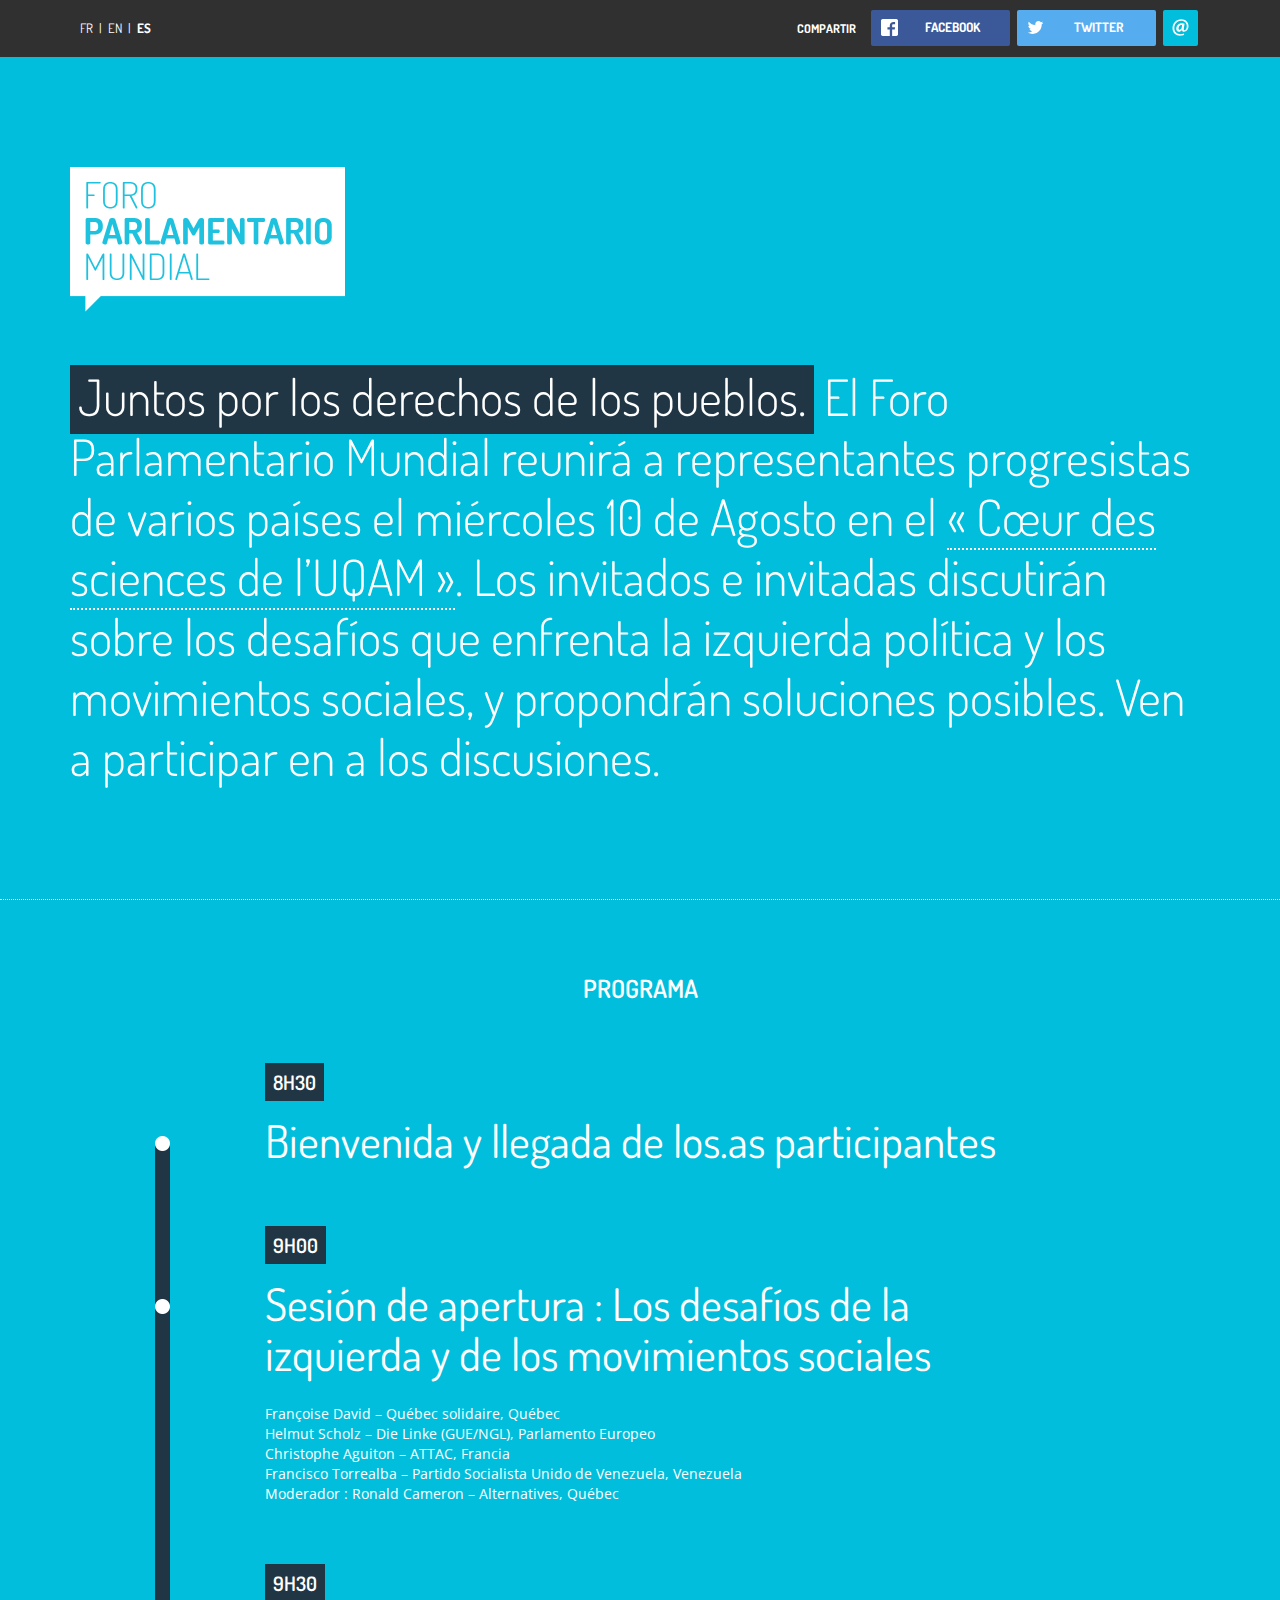
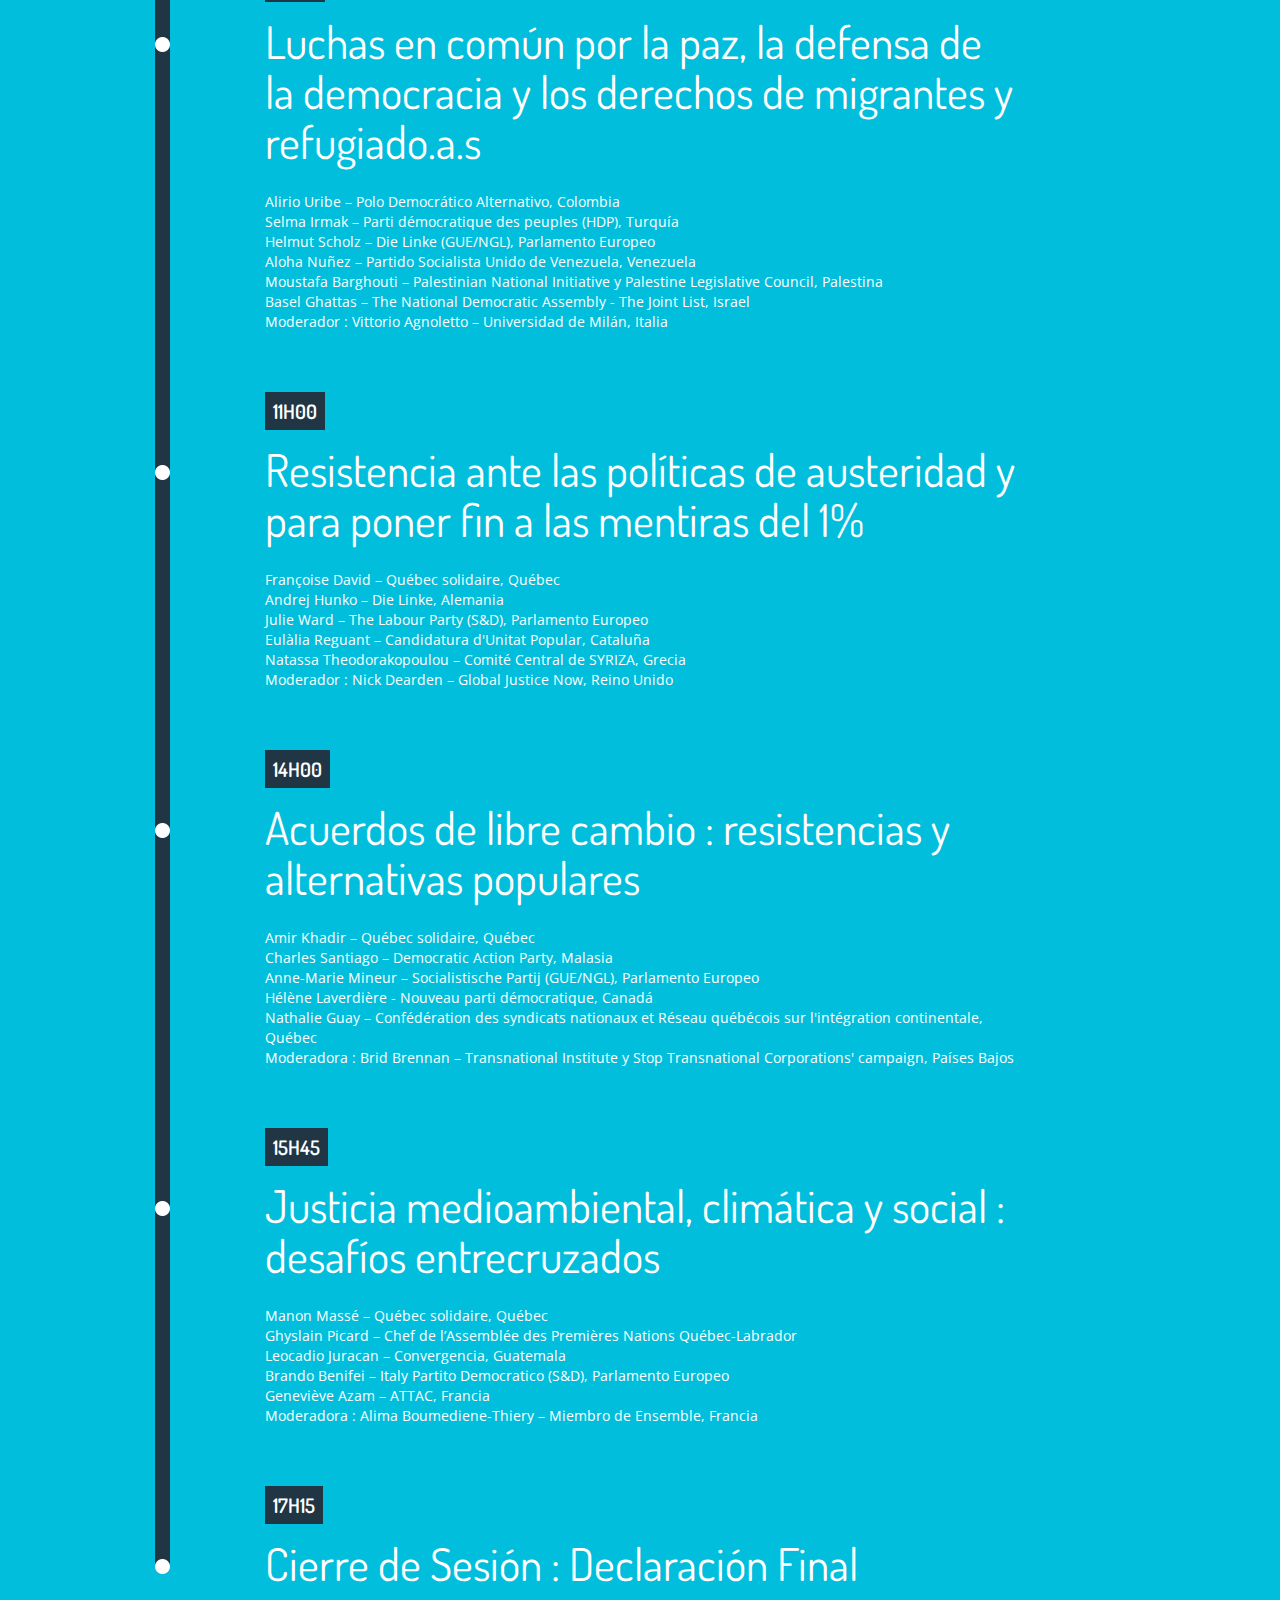
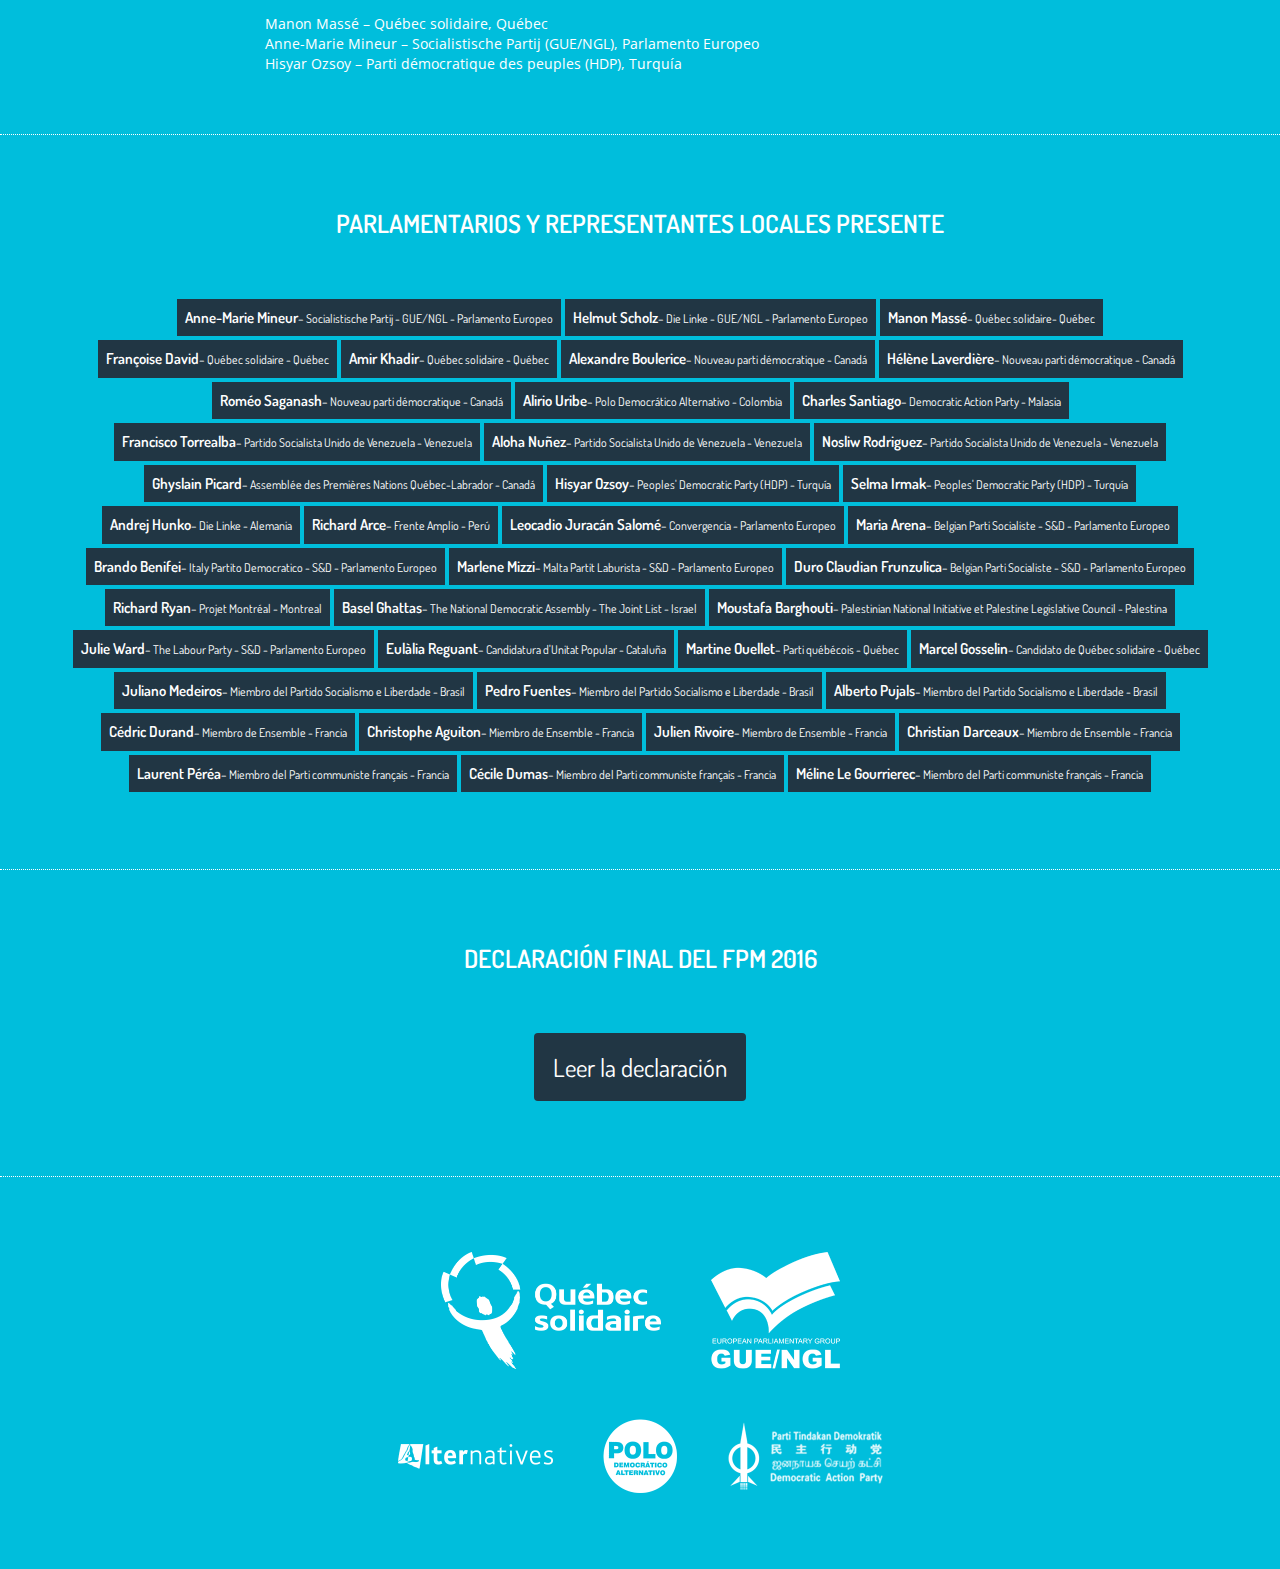
<file: es/index.html>
<!DOCTYPE html>
<html lang="fr">
  <head>
    <meta property="og:site_name" content="Foro Parlamentario Mundial" />
    <meta property="og:type" content="website" />
    <meta property="og:url" content="http://www.fpm2016.com" />
    <meta property="og:title" content="Foro Parlamentario Mundial" />
    <meta property="og:description" content="El Foro Parlamentario Mundial reunirá a representantes progresistas de varios países el miércoles 10 de Agosto del 2016" />
    <meta property="og:image" content="http://fpm2016.com/images/fpm-og.png" />
    <meta property="og:image:url" content="http://www.fpm2016.com" />
    <meta property="og:image:type" content="image/png" />
    <meta property="og:image:width" content="1200" />
    <meta property="og:image:height" content="630" />
    <meta name="twitter:card" content="summary_large_image" />
    <meta property="og:locality" content="Montreal" />
    <meta name="twitter:url" content="http://www.fpm2016.com" />
    <meta name="twitter:title" content="Foro Parlamentario Mundial" />
    <meta name="twitter:image:width" content="1200" />
    <meta name="twitter:image:height" content="630" />
    <meta name="twitter:description" content="El Foro Parlamentario Mundial reunirá a representantes progresistas de varios países el miércoles 10 de Agosto del 2016 " />
    <meta name="twitter:image" content="http://www.fpm2016.com/images/fpm-og.png" />
    <meta name="twitter:creator" content="@quebecsolidaire">



    <script src="http://ajax.googleapis.com/ajax/libs/jquery/1.10.2/jquery.min.js"></script>
    <script>
      window.jQuery || document.write('<script src="../js/vendor/jquery.1.10.2.min.js"><\/script>')
    </script>

    <script type="text/javascript" src="../js/rrssb.min.js"></script>


    
    <meta charset="utf-8">
    <meta http-equiv="X-UA-Compatible" content="IE=edge">
    <meta name="viewport" content="width=device-width, initial-scale=1">
    <!-- The above 3 meta tags *must* come first in the head; any other head content must come *after* these tags -->
    <title>Foro Parlamentario Mundial</title>

    <!-- Custom webfonts -->
    <link href='https://fonts.googleapis.com/css?family=Open+Sans:400,400italic,700,700italic|Dosis:400,300,600' rel='stylesheet' type='text/css'>

    <!-- Bootstrap -->
    <link href="../css/bootstrap.min.css" rel="stylesheet">

    <!-- Custom styles for this template -->
    <link href="../css/cover.css" rel="stylesheet">

    <!-- Custom styles for share button -->
    <link href="../css/rrssb.css" rel="stylesheet" />

    <link rel="icon" type="image/gif" href="../favicon.ico">

    <!-- HTML5 shim and Respond.js for IE8 support of HTML5 elements and media queries -->
    <!-- WARNING: Respond.js doesn't work if you view the page via file:// -->
    <!--[if lt IE 9]>
      <script src="https://oss.maxcdn.com/html5shiv/3.7.2/html5shiv.min.js"></script>
      <script src="https://oss.maxcdn.com/respond/1.4.2/respond.min.js"></script>
    <![endif]-->
  </head>
  <body>

<!-- Fixed navbar -->
    <nav class="navbar navbar-inverse navbar-fixed-top clearfix">
      <div class="container">
        <div class="navbar-lang">
          <li><a href="http://www.fpm2016.com/">FR</a></li>&nbsp;&nbsp;|&nbsp;&nbsp;<li><a href="http://www.fpm2016.com/en/">EN</a></li>&nbsp;&nbsp;|&nbsp;&nbsp;<li><a href="http://www.fpm2016.com/es/"><b>ES</b></a></li></ul>
        </div>
        <div class="navbar-header">
          <!-- Buttons start here. Copy this ul to your document. -->
          <ul class="rrssb-buttons">
            <li class="label">COMPARTIR</li>
            <li class="rrssb-facebook">

              <!-- ////////////////////////////////////////////////////////// -->
              <!-- Remplacer le contenu de "href" après "u=" par url du site  -->
              <!-- ////////////////////////////////////////////////////////// -->

              <a href="https://www.facebook.com/sharer/sharer.php?u=http://www.fpm2016.com" class="popup">
                <span class="rrssb-icon"><svg xmlns="http://www.w3.org/2000/svg" viewBox="0 0 29 29"><path d="M26.4 0H2.6C1.714 0 0 1.715 0 2.6v23.8c0 .884 1.715 2.6 2.6 2.6h12.393V17.988h-3.996v-3.98h3.997v-3.062c0-3.746 2.835-5.97 6.177-5.97 1.6 0 2.444.173 2.845.226v3.792H21.18c-1.817 0-2.156.9-2.156 2.168v2.847h5.045l-.66 3.978h-4.386V29H26.4c.884 0 2.6-1.716 2.6-2.6V2.6c0-.885-1.716-2.6-2.6-2.6z"/></svg></span>
                <span class="rrssb-text">Facebook</span>
              </a>
            </li>
            <li class="rrssb-twitter">

              <!-- ////////////////////////////////////////////////////////////////////////////////////////////////////////////////// -->
              <!-- Remplacer le contenu de "href" après "text=" en utilisant URL Endocding: http://meyerweb.com/eric/tools/dencoder/  -->
              <!-- ////////////////////////////////////////////////////////////////////////////////////////////////////////////////// -->

              <a href="https://twitter.com/intent/tweet?text=Des%20politiques%20aux%20services%20des%20peuples%20http%3A%2F%2Fwww.fpm2016.com%20%23polqc%20%23polcan"
              class="popup">
                <span class="rrssb-icon">
                  <svg xmlns="http://www.w3.org/2000/svg" width="28" height="28" viewBox="0 0 28 28">
                    <path d="M24.253 8.756C24.69 17.08 18.297 24.182 9.97 24.62c-3.122.162-6.22-.646-8.86-2.32 2.702.18 5.375-.648 7.507-2.32-2.072-.248-3.818-1.662-4.49-3.64.802.13 1.62.077 2.4-.154-2.482-.466-4.312-2.586-4.412-5.11.688.276 1.426.408 2.168.387-2.135-1.65-2.73-4.62-1.394-6.965C5.574 7.816 9.54 9.84 13.802 10.07c-.842-2.738.694-5.64 3.434-6.48 2.018-.624 4.212.043 5.546 1.682 1.186-.213 2.318-.662 3.33-1.317-.386 1.256-1.248 2.312-2.4 2.942 1.048-.106 2.07-.394 3.02-.85-.458 1.182-1.343 2.15-2.48 2.71z"
                    />
                  </svg>
                </span>
                <span class="rrssb-text">Twitter</span>
              </a>
            </li>
            <li class="rrssb-email">

              <!-- ///////////////////////////////////////////////////////////////////////////////////////////////////////////// -->
              <!-- Remplacer le sujet et le corp du message en utilisant URL Endocding: http://meyerweb.com/eric/tools/dencoder/ -->
              <!-- ///////////////////////////////////////////////////////////////////////////////////////////////////////////// -->

              <a href="mailto:?subject=Des%20politiques%20aux%20services%20des%20peuples%20http%3A%2F%2Fwww.fpm2016.com%20%23polqc%20%23polcan">
                <span class="rrssb-icon"><svg xmlns="http://www.w3.org/2000/svg" width="28" height="28" viewBox="0 0 28 28"><path d="M20.11 26.147c-2.335 1.05-4.36 1.4-7.124 1.4C6.524 27.548.84 22.916.84 15.284.84 7.343 6.602.45 15.4.45c6.854 0 11.8 4.7 11.8 11.252 0 5.684-3.193 9.265-7.398 9.3-1.83 0-3.153-.934-3.347-2.997h-.077c-1.208 1.986-2.96 2.997-5.023 2.997-2.532 0-4.36-1.868-4.36-5.062 0-4.75 3.503-9.07 9.11-9.07 1.713 0 3.7.4 4.6.972l-1.17 7.203c-.387 2.298-.115 3.3 1 3.4 1.674 0 3.774-2.102 3.774-6.58 0-5.06-3.27-8.994-9.304-8.994C9.05 2.87 3.83 7.545 3.83 14.97c0 6.5 4.2 10.2 10 10.202 1.987 0 4.09-.43 5.647-1.245l.634 2.22zM16.647 10.1c-.31-.078-.7-.155-1.207-.155-2.572 0-4.596 2.53-4.596 5.53 0 1.5.7 2.4 1.9 2.4 1.44 0 2.96-1.83 3.31-4.088l.592-3.72z"/></svg></span>
                <span class="rrssb-text">Courriel</span>
              </a>
            </li>
          </ul>
            <!-- Buttons end here -->
        </div>
      </div>
    </nav>

<!-- Fixed navbar -->
    <!-- <nav class="navbar navbar-inverse navbar-fixed-top clearfix">
      <div class="container">
        <div class="navbar-header">
          <button type="button" class="navbar-toggle collapsed" data-toggle="collapse" data-target="#navbar" aria-expanded="false" aria-controls="navbar">
            <span class="sr-only">Menu</span>
            <span class="icon-bar"></span>
            <span class="icon-bar"></span>
            <span class="icon-bar"></span>
          </button>
          <img class="navbar-brand" src="./images/fpm-logo.png" width="81" height="45" alt="Forum Parlementaire Mondial"/>
        </div>
        <div id="navbar" class="navbar-collapse collapse">
          <ul class="nav navbar-nav">
            <li><a href="#rouyn-noranda">Rouyn-noranda</a></li>
            <li><a href="#ville-marie">Ville-marie</a></li>
            <li><a href="#rimouski">Rimouski</a></li>
            <li><a href="#sherbrooke">Sherbrooke</a></li>
            <li><a  class="lower-text" href="http://www.quebecsolidaire.net/category/communiques-de-presse/">Communiqués</a></li>
            <li><a href="https://facebook.com/QuebecSolidaire"><img src="./images/ms-facebook.png" width="27" height="27" alt="Facebook"/></a></li>
            <li><a href="https://twitter.com/QuebecSolidaire"><img src="./images/ms-twitter.png" width="27" height="27" alt="Twitter"/></a></li>
          </ul> 
      </div>
    </nav>-->


    <div class="site-wrapper">

      <div class="site-wrapper-inner">

        <div class="container">
          <img class="navbar-brand" src="./images/fpm-logo.png" width="275" height="150" alt="Forum Parlementaire Mondial"/>

          <div class="inner cover">

            <!-- ////////////////// -->
            <!-- Contenu modifiable -->
            <!-- ////////////////// -->

            <h1><span class="stab"> Juntos por los derechos de los pueblos.</span> El Foro Parlamentario Mundial reunirá a representantes progresistas de varios países el miércoles 10 de Agosto en el <a href="https://www.google.ca/maps/place/Coeur+des+sciences,+Montreal,+QC+H2X/@45.5093932,-73.5703465,17.75z/data=!4m5!3m4!1s0x4cc91a493a2186bd:0xa2ed8e78859696d9!8m2!3d45.50938!4d-73.5693735">« Cœur des sciences de l’UQAM »</a>. Los invitados e invitadas discutirán sobre los desafíos que enfrenta la izquierda política y los movimientos sociales, y propondrán soluciones posibles. Ven a participar en a los discusiones.</h1>
          </div>

        </div>

      </div>

    </div>

    <div class="container-fluid programme">
      <h2>PROGRAMA</h2>
      <div class="container">
        <!-- Three columns of text below the carousel -->
        <div class="row bus-line"><a class="anchor" name=""></a>
          <div class="col-xs-2 col-md-2 bus-stop">
          </div><!-- /.col-md-2 -->
          <div class="col-xs-10 col-md-8 ville">
            <h4>8h30</h4>
            <h3>Bienvenida y llegada de los.as participantes</h3>
            <p></p>          
          </div><!-- /.col-md-8 -->
        </div><!-- /.row -->
          
        <div class="row bus-line"><a class="anchor" name=""></a>
          <div class="col-xs-2 col-md-2 bus-stop">
          </div><!-- /.col-md-2 -->
          <div class="col-xs-10 col-md-8 ville">
            <h4>9h00</h4>
            <h3>Sesión de apertura : Los desafíos de la izquierda y de los movimientos sociales</h3>
            <p>Françoise David – Québec solidaire, Québec <br/>Helmut Scholz – Die Linke (GUE/NGL), Parlamento Europeo <br/>Christophe Aguiton – ATTAC, Francia <br/>Francisco Torrealba – Partido Socialista Unido de Venezuela, Venezuela <br/>Moderador : Ronald Cameron – Alternatives, Québec</p>
          </div><!-- /.col-md-8 -->
        </div><!-- /.row -->     
          
                  <div class="row bus-line"><a class="anchor" name=""></a>
          <div class="col-xs-2 col-md-2 bus-stop">
          </div><!-- /.col-md-2 -->
          <div class="col-xs-10 col-md-8 ville">
            <h4>9h30</h4>
            <h3>Luchas en común por la paz, la defensa de la democracia y los derechos de migrantes y refugiado.a.s</h3>
            <p>Alirio Uribe – Polo Democrático Alternativo, Colombia <br/>Selma Irmak – Parti démocratique des peuples (HDP), Turquía <br/>Helmut Scholz – Die Linke (GUE/NGL), Parlamento Europeo <br/>Aloha Nuñez – Partido Socialista Unido de Venezuela, Venezuela <br/>Moustafa Barghouti – Palestinian National Initiative y Palestine Legislative Council, Palestina <br/>Basel Ghattas – The National Democratic Assembly - The Joint List, Israel <br/>Moderador : Vittorio Agnoletto  – Universidad de Milán, Italia</p>
          </div><!-- /.col-md-8 -->
        </div><!-- /.row -->
          
                  <div class="row bus-line"><a class="anchor" name=""></a>
          <div class="col-xs-2 col-md-2 bus-stop">
          </div><!-- /.col-md-2 -->
          <div class="col-xs-10 col-md-8 ville">
            <h4>11h00</h4>
            <h3>Resistencia ante las políticas de austeridad y para poner fin a las mentiras del 1%</h3>
            <p>Françoise David – Québec solidaire, Québec <br/>Andrej Hunko – Die Linke, Alemania <br/>Julie Ward – The Labour Party (S&D), Parlamento Europeo <br/>Eulàlia Reguant – Candidatura d'Unitat Popular, Cataluña <br/>Natassa Theodorakopoulou  – Comité Central de SYRIZA, Grecia <br/>Moderador : Nick Dearden – Global Justice Now, Reino Unido</p>
          </div><!-- /.col-md-8 -->
        </div><!-- /.row -->
          
                  <div class="row bus-line"><a class="anchor" name=""></a>
          <div class="col-xs-2 col-md-2 bus-stop">
          </div><!-- /.col-md-2 -->
          <div class="col-xs-10 col-md-8 ville">
            <h4>14h00</h4>
            <h3>Acuerdos de libre cambio : resistencias y alternativas populares</h3>
            <p>Amir Khadir – Québec solidaire, Québec <br/>Charles Santiago – Democratic Action Party, Malasia <br/>Anne-Marie Mineur – Socialistische Partij (GUE/NGL), Parlamento Europeo  <br/>Hélène Laverdière - Nouveau parti démocratique, Canadá <br/>Nathalie Guay – Confédération des syndicats nationaux et Réseau québécois sur l'intégration continentale, Québec <br/>Moderadora : Brid Brennan – Transnational Institute y Stop Transnational Corporations' campaign, Países Bajos</p>
          </div><!-- /.col-md-8 -->
        </div><!-- /.row -->
          
                  <div class="row bus-line"><a class="anchor" name=""></a>
          <div class="col-xs-2 col-md-2 bus-stop">
          </div><!-- /.col-md-2 -->
          <div class="col-xs-10 col-md-8 ville">
            <h4>15h45</h4>
            <h3>Justicia medioambiental, climática y social : desafíos entrecruzados</h3>
            <p>Manon Massé – Québec solidaire, Québec <br/>Ghyslain Picard – Chef de l’Assemblée des Premières Nations Québec-Labrador  <br/>Leocadio Juracan – Convergencia, Guatemala <br/>Brando Benifei – Italy Partito Democratico (S&D), Parlamento Europeo <br/>Geneviève Azam – ATTAC,  Francia <br/>Moderadora : Alima Boumediene-Thiery – Miembro de Ensemble, Francia</p>
          </div><!-- /.col-md-8 -->
        </div><!-- /.row -->
                    
        <div class="row"><a class="anchor" name=""></a>
          <div class="col-xs-2 col-md-2 bus-stop">
          </div><!-- /.col-md-2 -->
          <div class="col-xs-10 col-md-8 ville last-ville">
            <h4>17h15</h4>
            <h3>Cierre de Sesión : Declaración Final</h3>
            <p>Manon Massé – Québec solidaire, Québec <br/>Anne-Marie Mineur – Socialistische Partij (GUE/NGL), Parlamento Europeo  <br/>Hisyar Ozsoy – Parti démocratique des peuples (HDP), Turquía</p>
          </div><!-- /.col-md-8 -->
        </div><!-- /.row -->
      </div><!-- /.container -->
    </div>
    <div class="container-fluid invite">
      <div class="container">
        <h2>Parlamentarios y representantes locales presente</h2>
          <div class="personne">Anne-Marie Mineur<span class="titre">– Socialistische Partij - GUE/NGL - Parlamento Europeo</span></div><div class="personne">Helmut Scholz<span class="titre">– Die Linke - GUE/NGL - Parlamento Europeo</span></div><div class="personne">Manon Massé<span class="titre">– Québec solidaire- Québec</span></div><div class="personne">Françoise David<span class="titre">– Québec solidaire - Québec</span></div><div class="personne">Amir Khadir<span class="titre">– Québec solidaire - Québec</span></div><div class="personne">Alexandre Boulerice<span class="titre">– Nouveau parti démocratique - Canadá</span></div><div class="personne">Hélène Laverdière<span class="titre">– Nouveau parti démocratique - Canadá</span></div><div class="personne">Roméo	Saganash<span class="titre">– Nouveau parti démocratique - Canadá</span></div><div class="personne">Alirio Uribe<span class="titre">– Polo Democrático Alternativo - Colombia</span></div><div class="personne">Charles	Santiago<span class="titre">– Democratic Action Party - Malasia</span></div><div class="personne">Francisco Torrealba<span class="titre">– Partido Socialista Unido de Venezuela - Venezuela</span></div><div class="personne">Aloha Nuñez<span class="titre">– Partido Socialista Unido de Venezuela - Venezuela</span></div><div class="personne">Nosliw Rodriguez<span class="titre">– Partido Socialista Unido de Venezuela - Venezuela</span></div><div class="personne">Ghyslain Picard<span class="titre">– Assemblée des Premières Nations Québec-Labrador - Canadá</span></div><div class="personne">Hisyar 	Ozsoy<span class="titre">– Peoples' Democratic Party (HDP) - Turquía</span></div><div class="personne">Selma	Irmak<span class="titre">– Peoples' Democratic Party (HDP) - Turquía</span></div><div class="personne">Andrej	Hunko<span class="titre">– Die Linke - Alemania</span></div><div class="personne">Richard	Arce<span class="titre">– Frente Amplio - Perú</span></div><div class="personne">Leocadio	Juracán Salomé<span class="titre">– Convergencia - Parlamento Europeo</span></div><div class="personne">Maria	Arena<span class="titre">– Belgian Parti Socialiste - S&D - Parlamento Europeo</span></div><div class="personne">Brando	Benifei<span class="titre">– Italy Partito Democratico - S&D - Parlamento Europeo</span></div><div class="personne">Marlene	Mizzi<span class="titre">– Malta Partit Laburista - S&D - Parlamento Europeo</span></div><div class="personne">Duro Claudian	Frunzulica<span class="titre">– Belgian Parti Socialiste - S&D - Parlamento Europeo</span></div><div class="personne">Richard	Ryan<span class="titre">– Projet Montréal - Montreal</span></div><div class="personne">Basel Ghattas<span class="titre">– The National Democratic Assembly - The Joint List - Israel</span></div><div class="personne">Moustafa Barghouti<span class="titre">– Palestinian National Initiative et Palestine Legislative Council - Palestina</span></div><div class="personne">Julie Ward<span class="titre">– The Labour Party - S&D - Parlamento Europeo</span></div><div class="personne">Eulàlia	Reguant<span class="titre">– Candidatura d'Unitat Popular - Cataluña</span></div><div class="personne">Martine Ouellet<span class="titre">– Parti québécois - Québec</span></div><div class="personne">Marcel	Gosselin<span class="titre">– Candidato de Québec solidaire - Québec</span></div><div class="personne">Juliano	Medeiros<span class="titre">– Miembro del Partido Socialismo e Liberdade - Brasil</span></div><div class="personne">Pedro	Fuentes<span class="titre">– Miembro del Partido Socialismo e Liberdade - Brasil</span></div><div class="personne">Alberto	Pujals<span class="titre">– Miembro del Partido Socialismo e Liberdade - Brasil</span></div><div class="personne">Cédric	Durand<span class="titre">– Miembro de Ensemble - Francia</span></div><div class="personne">Christophe	Aguiton<span class="titre">– Miembro de Ensemble - Francia</span></div><div class="personne">Julien	Rivoire<span class="titre">– Miembro de Ensemble - Francia</span></div><div class="personne">Christian	Darceaux<span class="titre">– Miembro de Ensemble - Francia</span></div><div class="personne">Laurent	Péréa<span class="titre">– Miembro del Parti communiste français - Francia</span></div><div class="personne">Cécile	Dumas<span class="titre">– Miembro del Parti communiste français - Francia</span></div><div class="personne">Méline	Le Gourrierec<span class="titre">– Miembro del Parti communiste français - Francia</span></div>
        </div>
      </div>
    </div>
    <div class="container-fluid evenement">
      <h2>Declaración final del FPM 2016</h2>
      <a class="btn btn-qs" href="http://www.fpm2016.com/Declaration_Final_FPM_2016_ES.pdf" target="_blank">Leer la declaración</a>
    </div>

    <div class="container-fluid footerline">
      <div class="container">
        <div class="row">
          <img src="./images/logo-qs.png" width="220" height="117" alt="Qu&eacute;bec solidaire" /><img src="./images/logo-gue.png" width="129" height="117" alt="GUE/NGL" />
        </div>
        <div class="row">
          <img src="./images/logo-alternatives.png" width="155" height="75" alt="Alternatives" /><img src="./images/logo-polo.png" width="75" height="75" alt="POLO Democr&aacute;tico Alternativo" /><img src="./images/logo-ptd.png" width="155" height="75" alt="Parti Tindakan Demokratik" />
        </div>
          </div><!-- /.col-md-8 -->
        </div><!-- /.row -->
      </div><!-- /.container -->
    </div>


    <!-- Bootstrap core JavaScript
    ================================================== -->
    <!-- Placed at the end of the document so the pages load faster -->
    <script src="./js/jquery.min.js"></script>
    <script src="./js/bootstrap.min.js"></script>
    <!-- IE10 viewport hack for Surface/desktop Windows 8 bug -->
    <script src="./js/ie10-viewport-bug-workaround.js"></script>
  </body>
</html>
</file>
<file: css/cover.css>
/*
 * Globals
 */

/* Links */
a,
a:focus,
a:hover {
  color: #fff;
}

a.anchor {
    display: block;
    position: relative;
    top: -180px;
    visibility: hidden;
}

/* Custom default button */
.btn-default,
.btn-default:hover,
.btn-default:focus,
.btn-qs, 
.btn-qs:hover,
.btn-qs:focus,
.btn-qs:visited,
.btn-qs:active {
  font-family: 'Dosis', sans-serif;
  font-weight: 400;
  font-size: 25px;
  line-height: 30px;
  text-transform: none;
  text-decoration: none;
  /*background: url("../images/ms-facebook.png") no-repeat 25px 25px;
  padding-left: 50px;*/
  background-size: 9px 19px;
  background-color: #213644;
  white-space: nowrap;
}

.btn-qs:hover {
  color:#fff;
  background-color:#354a59;
}

.btn-newsletter, 
.btn-newsletter.focus, 
.btn-newsletter:focus, 
.btn-newsletter:hover{
  -webkit-border-radius: 4px;
  -moz-border-radius: 4px;
  border-radius: 4px;
}

.form-input, .form-submit{
  display: block;
}

.form-input{
  margin-bottom: 20px;
  margin-left: 0;
}

input{
  color: #000;
  border: none;
  line-height: 14px;
  padding: 18px;
  height: 50px;
  font-size: 14px;
  vertical-align: middle;
  width: 100%;
}

@media (min-width: 768px) {
  .form-input, .form-submit{
    display: inline-block;
  }
  .form-input{
    margin-bottom: 0;
    margin-left: 1px;
  }
  input{
    width: auto;
  }
  .btn-newsletter, 
  .btn-newsletter.focus, 
  .btn-newsletter:focus, 
  .btn-newsletter:hover{
    -webkit-border-top-left-radius: 0;
    -moz-border-radius-topleft: 0;
    border-top-left-radius: 0;
    -webkit-border-bottom-left-radius: 0;
    -moz-border-radius-bottomleft: 0;
    border-top-bottom-radius: 0;
  }
}

/* Titles */
h4{
  font-family: 'Dosis', sans-serif;
  background-color: #213644;
  font-weight: 600;
  font-size: 15px;
  line-height: auto;
  text-transform: uppercase;
  margin: 0;
  padding: 8px;
  display: inline-block;
}
h3{
  font-family: 'Dosis', sans-serif;
  font-weight: 400;
  font-size: 30px;
  line-height: 35px;
  margin: 15px 0 25px 0
}
h2{
  font-family: 'Dosis', sans-serif;
  text-align: center;
  font-weight: 600;
  font-size: 20px;
  line-height: auto;
  text-transform: uppercase;
  margin: 0 0 60px
}
.programme h2{
  margin-bottom:140px
}
h1{
  font-family: 'Dosis', sans-serif;
  font-weight: 300;
  font-size: 35px;
  line-height: 40px;
  margin: 0
}
p{
  margin: 0 0 60px 0;
}

.personne{
  font-family: 'Dosis', sans-serif;
  background-color: #213644;
  font-weight: 600;
  font-size: 15px;
  line-height: auto;
  margin: 2px;
  padding: 8px;
  display: inline-block;
}

.titre{
  font-size: 12px;
  font-weight: 400 !important;
  white-space: nowrap;
}

.note{
  font-family: "Dosis", sans-serif;
  font-size: 15px;
  font-weight: 400 !important;
  margin-top: 25px;
}

.programme, .invite, .evenement, .footerline{
    text-align: left;
    padding-top: 75px;
    border-bottom: dotted 1px #fff;
 }

 .footerline img{
  display: inline-block;
  margin: 0 25px 50px;
 }

 .invite, .evenement{
  text-align: center;
  padding-bottom: 75px
 }

.footerline{
  text-align: center;
  padding-bottom: 25px
 }

/*
 * Base structure
 */

html,
body {
  height: 100%;
}
body {
  color: #fff;
  text-align: center;
  font-family: 'Open Sans', sans-serif;
  background-color: #00bedc;
}

/* Extra markup and styles for table-esque vertical and horizontal centering */
.site-wrapper {
  display: table;
  width: 100%;
  height: 100%; /* For at least Firefox */
  min-height: 100%;
  border-bottom: 1px dotted #fff;
}
.site-wrapper-inner {
  display: table-cell;
  /*vertical-align: top;*/
  padding-top: 130px;
  vertical-align: middle;
}
.cover-container {
  margin-right: auto;
  margin-left: auto;
}

/* Padding for spacing */
.inner {
  padding: 30px;
}

/*
 * Body
 */

.headline{
    margin-bottom: 100px;
    padding-bottom: 100px;
    border-bottom: dotted 1px #fff;
 }

.footerline{
  margin-bottom: 0px;
  border-bottom: none
}

.footer{
  padding: 20px;
  text-align: center;
  font-size: 10px
}


.ville{
    margin-top: -80px;
    margin-bottom: 80px;
 }

.last-ville{
  margin-bottom: 0;
}

.bus-line{
    background: url("../images/bus-line.jpg") repeat-y 10px 0;
    background-size: 15px 1px;
 }

.bus-stop{
    height: 15px;
    background: url("../images/bus-stop.png") no-repeat 10px 0;
    background-size: 15px 15px;
    margin-top: -7px;
 }

@media (min-width: 992px) {
  .bus-line, .bus-stop{
      background-position: 100px 0;
  }
}

.lead{
  margin-top: 0;
}

.response{
  margin-top: 40px;
}

.mce_inline_error{
  position: absolute;
  font-size: 11px
}

/*
 * Header
 */
/*.social {
  display: inline-block !important;
}*/



/*
 * Header
 */
.rrssb-buttons{
  font-family: "Dosis", sans-serif !important; 
  font-size: 13px !important;
  font-weight: bold !important;
  text-transform: uppercase !important;
}
.rrssb-text{
  padding-left: 5px;
}

.label{
  font-size: 12px !important; 
  line-height: 37px !important;
  padding-right: 10px !important;
  text-align: left;
}

.rrssb-buttons li{
  padding-left: 5px !important;
  float: right;
}


/*
 * Navigation
 */

.navbar{
  min-height: auto !important;
  padding: 10px 0;
  font-family: "Dosis", sans-serif;
  font-size: 13px;
  font-weight: bold;
  text-transform: uppercase;
}

.navbar-brand {
  top: 75px;
  margin: 0;
}


.navbar-lang{
  float: left !important;
  padding-left: 10px;
  padding-right: 10px;
  line-height: 37px;
  font-weight: 400
}

.navbar-lang li{
  display: inline-block;
}

.navbar-lang li.selected{
  font-weight: 600
}

.stab{
  padding: 0px 4px 3px;
  background-color: #213644;
}

.navbar-lang ul{
  margin: 0;
  padding: 0
}

.navbar-lang a{
  text-decoration: none;
}

.navbar-lang a:hover{
  text-decoration: underline;
}

.navbar-header{
  float: right !important;
  padding-left: 10px;
  padding-right: 10px;
}

.navbar-inverse{
  background-color: #303030;
  border: none;
}

.navbar-nav, 
.navbar-nav > li > a,
.navbar-header > a{
  line-height: 20px;
}

.navbar-nav{
  float: none;
}

@media (min-width: 992px) {
  .navbar-nav, 
  .navbar-nav > li > a,
  .navbar-header > a{
    line-height: 45px;
  }
  .navbar-nav{
    float: right;
  }
}

.navbar-inverse .navbar-nav>li>a.lower-text{
  color: #917199;
}

/*
 * Cover
 */

.cover {
  clear: both;
  padding: 50px 0 75px;
  text-align: left;
}

.cover a{
  border-bottom: 2px dotted #fff;
  text-decoration: none;
}


/*
 * Footer
 */

.mastfoot {
  color: #999; /* IE8 proofing */
  color: rgba(255,255,255,.5);
}


/*
 * Affix and center
 */

@media (min-width: 768px) {
  .navbar-header{
    width: 500px;
  }
  h4{
    font-size: 20px
  }
  h3{
    font-size: 45px;
    line-height: 50px;
  }
  h2{
    font-size: 25px
  }
  h1{
    font-size: 50px;
    line-height: 60px;
  }
  .stab{
    padding: 0px 8px 6px;
  }

  .label{
    text-align: right;
  }
  /* Pull out the header and footer */
  .masthead {
    position: fixed;
    top: 0;
  }
  .mastfoot {
    position: fixed;
    bottom: 0;
  }
  /* Start the vertical centering */
  .site-wrapper-inner {
    /*vertical-align: middle;*/
  }
  /* Handle the widths */
  .masthead,
  .mastfoot,
  .cover-container {
    width: 100%; /* Must be percentage or pixels for horizontal alignment */
  }
}

@media (min-width: 992px) {
  .masthead,
  .mastfoot,
  .cover-container {
    width: 700px;
  }
}
</file>
<file: css/rrssb.css>
.rrssb-buttons {
    box-sizing: border-box;
    font-family: "Helvetica Neue", Helvetica, Arial, sans-serif;
    font-size: 12px;
    height: 36px;
    margin: 0;
    padding: 0;
    width: 100%
}
.rrssb-buttons:after {
    clear: both
}
.rrssb-buttons:after,
.rrssb-buttons:before {
    content: ' ';
    display: table
}
.rrssb-buttons li {
    box-sizing: border-box;
    float: left;
    height: 100%;
    line-height: 13px;
    list-style: none;
    margin: 0;
    padding: 0 2px
}
.rrssb-buttons li.rrssb-email a {
    background-color: #00bedc
}
.rrssb-buttons li.rrssb-email a:hover {
    background-color: #44d9f8
}
.rrssb-buttons li.rrssb-facebook a {
    background-color: #3b5998
}
.rrssb-buttons li.rrssb-facebook a:hover {
    background-color: #4766a6
}
.rrssb-buttons li.rrssb-tumblr a {
    background-color: #32506d
}
.rrssb-buttons li.rrssb-tumblr a:hover {
    background-color: #22364a
}
.rrssb-buttons li.rrssb-linkedin a {
    background-color: #007bb6
}
.rrssb-buttons li.rrssb-linkedin a:hover {
    background-color: #005983
}
.rrssb-buttons li.rrssb-twitter a {
    background-color: #55acee
}
.rrssb-buttons li.rrssb-twitter a:hover {
    background-color: #63b9fd
}
.rrssb-buttons li.rrssb-googleplus a {
    background-color: #e93f2e
}
.rrssb-buttons li.rrssb-googleplus a:hover {
    background-color: #ce2616
}
.rrssb-buttons li.rrssb-youtube a {
    background-color: #df1c31
}
.rrssb-buttons li.rrssb-youtube a:hover {
    background-color: #b21627
}
.rrssb-buttons li.rrssb-reddit a {
    background-color: #8bbbe3
}
.rrssb-buttons li.rrssb-reddit a:hover {
    background-color: #62a3d9
}
.rrssb-buttons li.rrssb-pinterest a {
    background-color: #b81621
}
.rrssb-buttons li.rrssb-pinterest a:hover {
    background-color: #8a1119
}
.rrssb-buttons li.rrssb-pocket a {
    background-color: #ed4054
}
.rrssb-buttons li.rrssb-pocket a:hover {
    background-color: #e4162d
}
.rrssb-buttons li.rrssb-github a {
    background-color: #444
}
.rrssb-buttons li.rrssb-github a:hover {
    background-color: #2b2b2b
}
.rrssb-buttons li.rrssb-instagram a {
    background-color: #125688
}
.rrssb-buttons li.rrssb-instagram a:hover {
    background-color: #0c3a5b
}
.rrssb-buttons li.rrssb-delicious a {
    background-color: #0b79e5
}
.rrssb-buttons li.rrssb-delicious a:hover {
    background-color: #095fb4
}
.rrssb-buttons li.rrssb-vk a {
    background-color: #4d71a9
}
.rrssb-buttons li.rrssb-vk a:hover {
    background-color: #3d5a86
}
.rrssb-buttons li.rrssb-hackernews a {
    background-color: #f60
}
.rrssb-buttons li.rrssb-hackernews a:hover {
    background-color: #cc5200
}
.rrssb-buttons li a {
    background-color: #ccc;
    border-radius: 2px;
    box-sizing: border-box;
    display: block;
    -moz-osx-font-smoothing: grayscale;
    -webkit-font-smoothing: antialiased;
    font-weight: 700;
    height: 100%;
	padding: 11px 20px 12px 40px;
    position: relative;
    text-align: center;
    text-decoration: none;
    text-transform: uppercase;
    -webkit-transition: background-color .2s ease-in-out;
    transition: background-color .2s ease-in-out;
    width: 100%
}
.rrssb-buttons li a .rrssb-icon {
    display: block;
    left: 10px;
    padding-top: 9px;
    position: absolute;
    top: 0;
    width: 10%
}
.rrssb-buttons li a .rrssb-icon svg {
    height: 17px;
    width: 17px
}
.rrssb-buttons li a .rrssb-icon svg path {
    fill: #fff
}
.rrssb-buttons li a .rrssb-text {
    color: #fff
}
.rrssb-buttons li a:active {
    box-shadow: inset 1px 3px 15px 0 rgba(22, 0, 0, .25)
}
.rrssb-buttons li.small a {
    padding: 0
}
.rrssb-buttons li.small a .rrssb-icon {
    left: auto;
    margin: 0 auto;
    overflow: hidden;
    position: relative;
    top: auto;
    width: 100%
}
.rrssb-buttons li.small a .rrssb-text {
    visibility: hidden
}
.rrssb-buttons.large-format,
.rrssb-buttons.large-format li {
    height: auto
}
.rrssb-buttons.large-format li a {
    -webkit-backface-visibility: hidden;
    backface-visibility: hidden;
    border-radius: .2em;
    padding: 8.5% 0 8.5% 12%
}
.rrssb-buttons.large-format li a .rrssb-icon {
    height: 100%;
    left: 7%;
    padding-top: 0;
    width: 12%
}
.rrssb-buttons.large-format li a .rrssb-icon svg {
    height: 100%;
    position: absolute;
    top: 0;
    width: 100%
}
.rrssb-buttons.large-format li a .rrssb-text {
    -webkit-backface-visibility: hidden;
    backface-visibility: hidden
}
.rrssb-buttons.small-format {
    padding-top: 5px
}
.rrssb-buttons.small-format li {
    height: 80%;
    padding: 0 1px
}
.rrssb-buttons.small-format li a .rrssb-icon {
    height: 100%;
    padding-top: 0
}
.rrssb-buttons.small-format li a .rrssb-icon svg {
    height: 48%;
    position: relative;
    top: 6px;
    width: 80%
}
.rrssb-buttons.tiny-format {
    height: 22px;
    position: relative
}
.rrssb-buttons.tiny-format li {
    padding-right: 7px
}
.rrssb-buttons.tiny-format li a {
    background-color: transparent;
    padding: 0
}
.rrssb-buttons.tiny-format li a .rrssb-icon svg {
    height: 70%;
    width: 100%
}
.rrssb-buttons.tiny-format li a:active,
.rrssb-buttons.tiny-format li a:hover {
    background-color: transparent
}
.rrssb-buttons.tiny-format li.rrssb-email a .rrssb-icon svg path {
    fill: #0a88ff
}
.rrssb-buttons.tiny-format li.rrssb-email a .rrssb-icon:hover .rrssb-icon svg path {
    fill: #0054a3
}
.rrssb-buttons.tiny-format li.rrssb-facebook a .rrssb-icon svg path {
    fill: #306199
}
.rrssb-buttons.tiny-format li.rrssb-facebook a .rrssb-icon:hover .rrssb-icon svg path {
    fill: #18304b
}
.rrssb-buttons.tiny-format li.rrssb-tumblr a .rrssb-icon svg path {
    fill: #32506d
}
.rrssb-buttons.tiny-format li.rrssb-tumblr a .rrssb-icon:hover .rrssb-icon svg path {
    fill: #121d27
}
.rrssb-buttons.tiny-format li.rrssb-linkedin a .rrssb-icon svg path {
    fill: #007bb6
}
.rrssb-buttons.tiny-format li.rrssb-linkedin a .rrssb-icon:hover .rrssb-icon svg path {
    fill: #003650
}
.rrssb-buttons.tiny-format li.rrssb-twitter a .rrssb-icon svg path {
    fill: #26c4f1
}
.rrssb-buttons.tiny-format li.rrssb-twitter a .rrssb-icon:hover .rrssb-icon svg path {
    fill: #0b84a6
}
.rrssb-buttons.tiny-format li.rrssb-googleplus a .rrssb-icon svg path {
    fill: #e93f2e
}
.rrssb-buttons.tiny-format li.rrssb-googleplus a .rrssb-icon:hover .rrssb-icon svg path {
    fill: #a01e11
}
.rrssb-buttons.tiny-format li.rrssb-youtube a .rrssb-icon svg path {
    fill: #df1c31
}
.rrssb-buttons.tiny-format li.rrssb-youtube a .rrssb-icon:hover .rrssb-icon svg path {
    fill: #84111d
}
.rrssb-buttons.tiny-format li.rrssb-reddit a .rrssb-icon svg path {
    fill: #8bbbe3
}
.rrssb-buttons.tiny-format li.rrssb-reddit a .rrssb-icon:hover .rrssb-icon svg path {
    fill: #398bcf
}
.rrssb-buttons.tiny-format li.rrssb-pinterest a .rrssb-icon svg path {
    fill: #b81621
}
.rrssb-buttons.tiny-format li.rrssb-pinterest a .rrssb-icon:hover .rrssb-icon svg path {
    fill: #5d0b11
}
.rrssb-buttons.tiny-format li.rrssb-pocket a .rrssb-icon svg path {
    fill: #ed4054
}
.rrssb-buttons.tiny-format li.rrssb-pocket a .rrssb-icon:hover .rrssb-icon svg path {
    fill: #b61124
}
.rrssb-buttons.tiny-format li.rrssb-github a .rrssb-icon svg path {
    fill: #444
}
.rrssb-buttons.tiny-format li.rrssb-github a .rrssb-icon:hover .rrssb-icon svg path {
    fill: #111
}
.rrssb-buttons.tiny-format li.rrssb-instagram a .rrssb-icon svg path {
    fill: #125688
}
.rrssb-buttons.tiny-format li.rrssb-instagram a .rrssb-icon:hover .rrssb-icon svg path {
    fill: #061d2e
}
.rrssb-buttons.tiny-format li.rrssb-delicious a .rrssb-icon svg path {
    fill: #0b79e5
}
.rrssb-buttons.tiny-format li.rrssb-delicious a .rrssb-icon:hover .rrssb-icon svg path {
    fill: #064684
}
.rrssb-buttons.tiny-format li.rrssb-vk a .rrssb-icon svg path {
    fill: #4d71a9
}
.rrssb-buttons.tiny-format li.rrssb-vk a .rrssb-icon:hover .rrssb-icon svg path {
    fill: #2d4263
}
.rrssb-buttons.tiny-format li.rrssb-hackernews a .rrssb-icon svg path {
    fill: #f60
}
.rrssb-buttons.tiny-format li.rrssb-hackernews a .rrssb-icon:hover .rrssb-icon svg path {
    fill: #993d00
}
</file>
